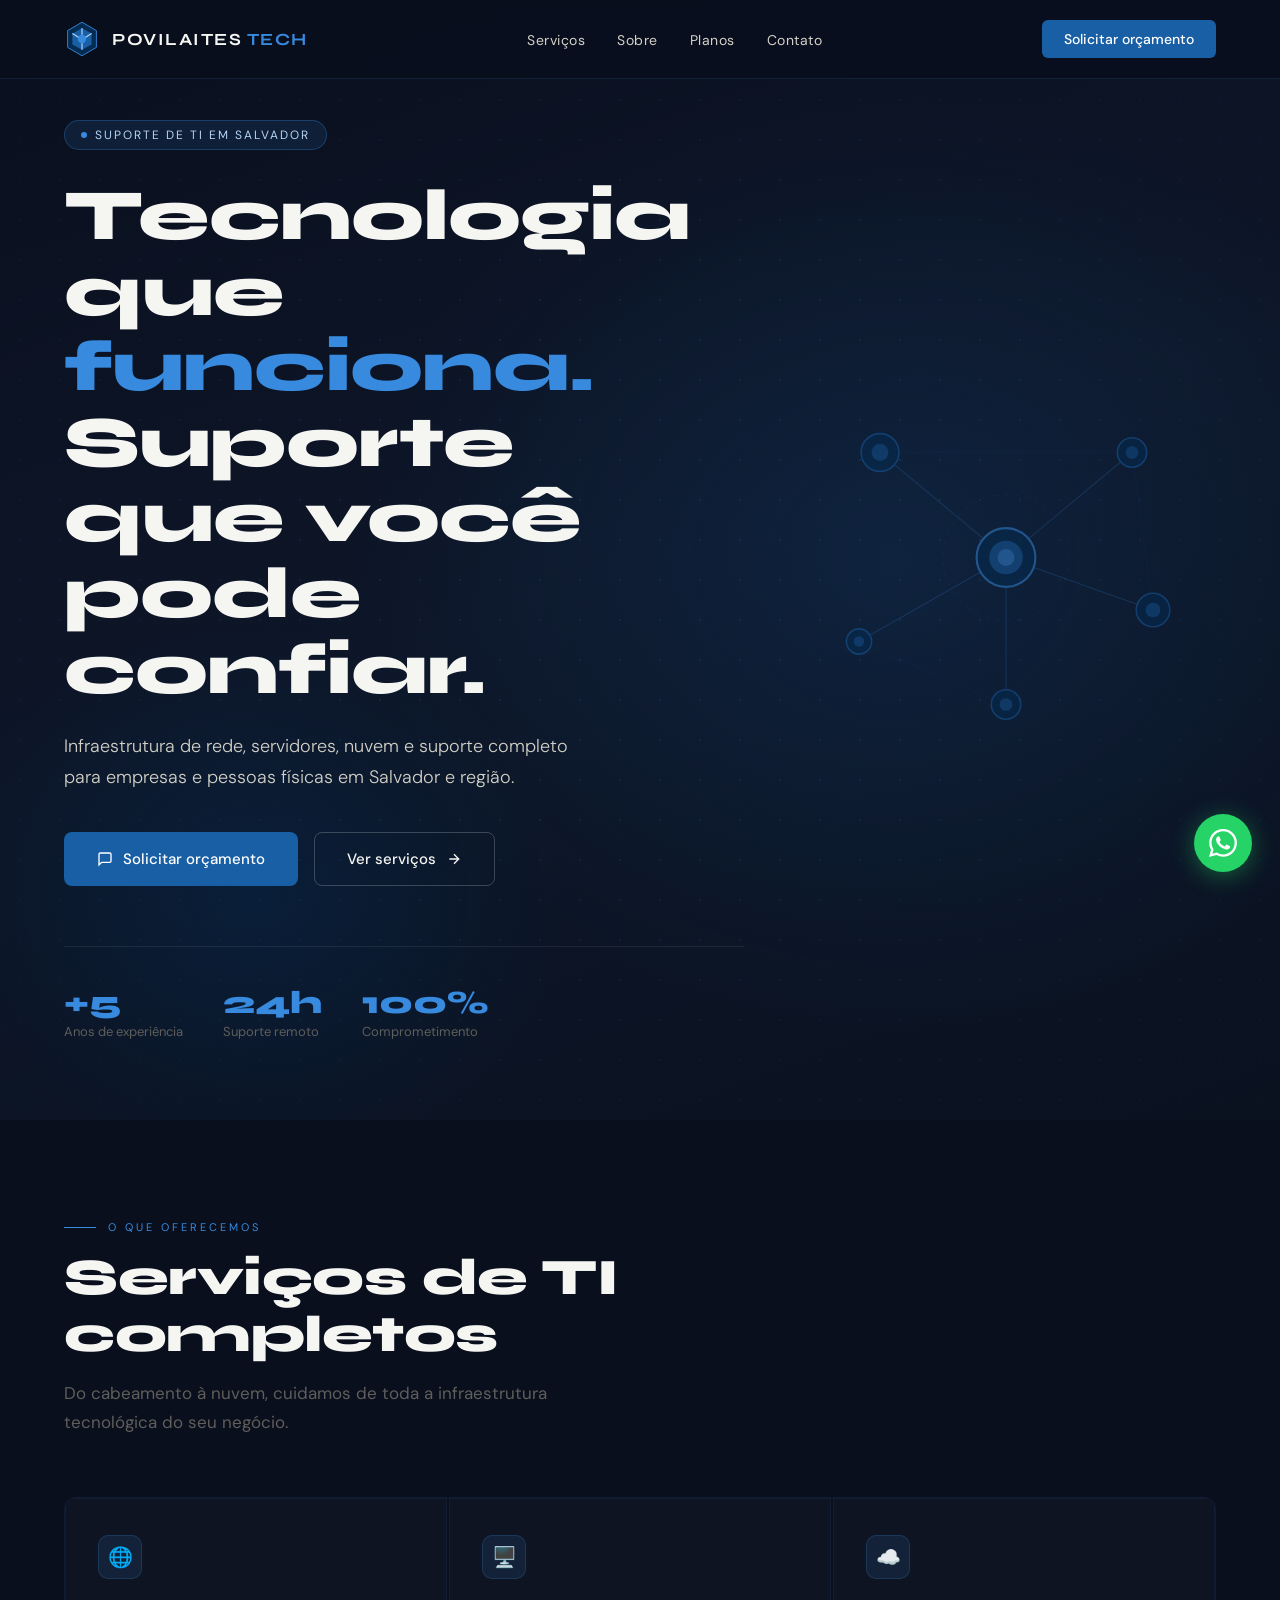
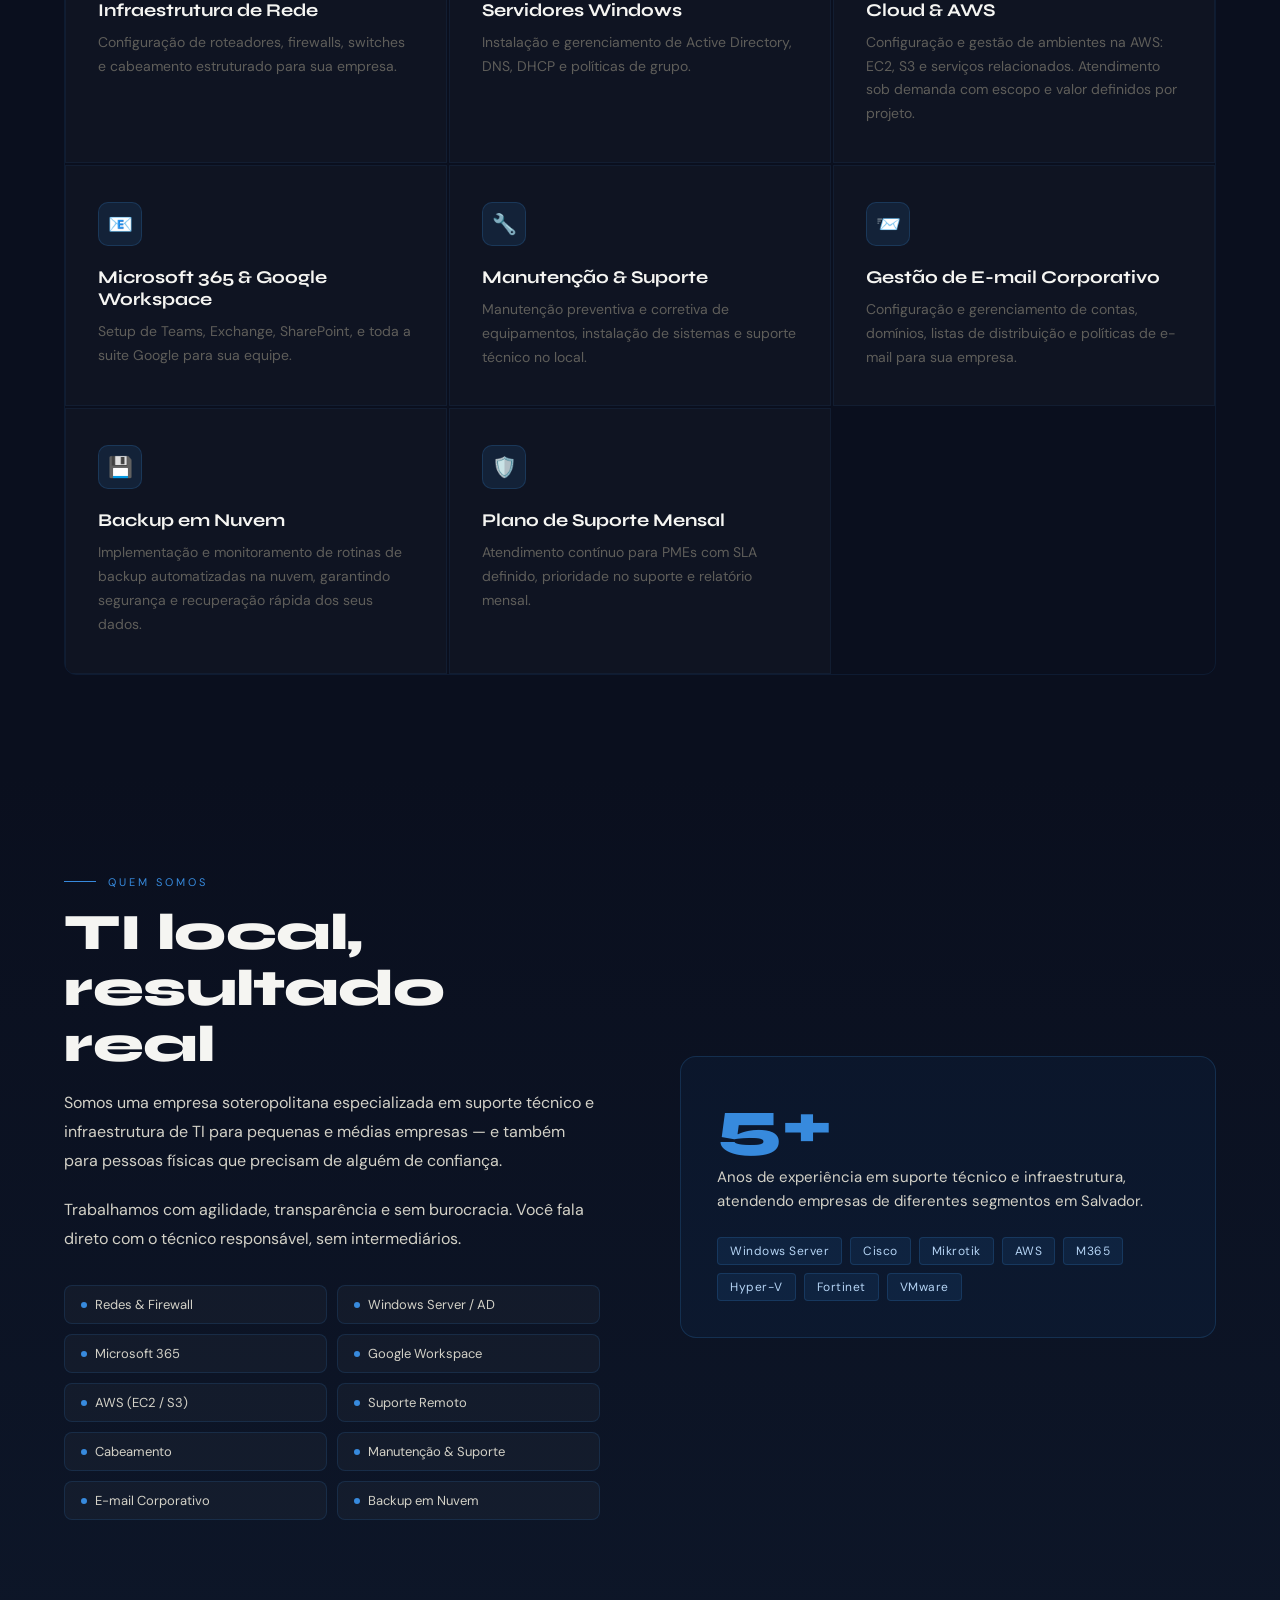
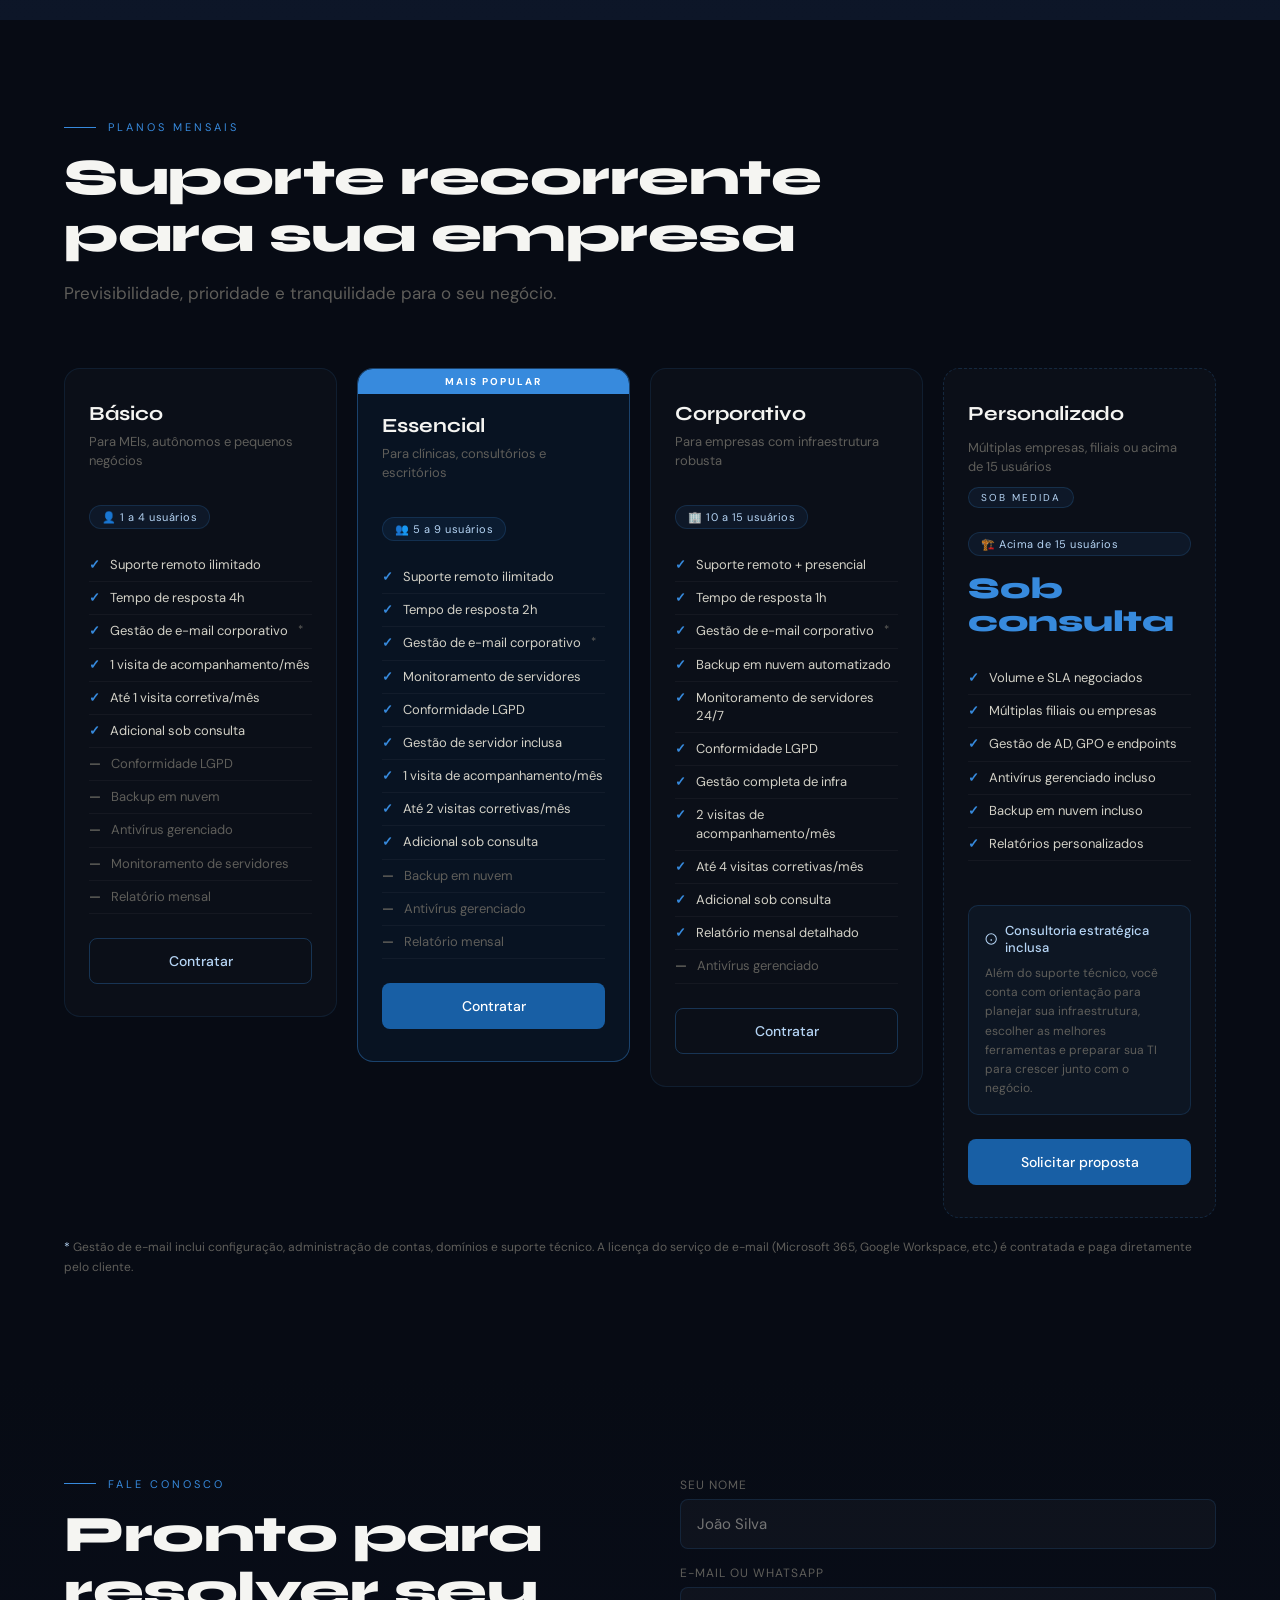
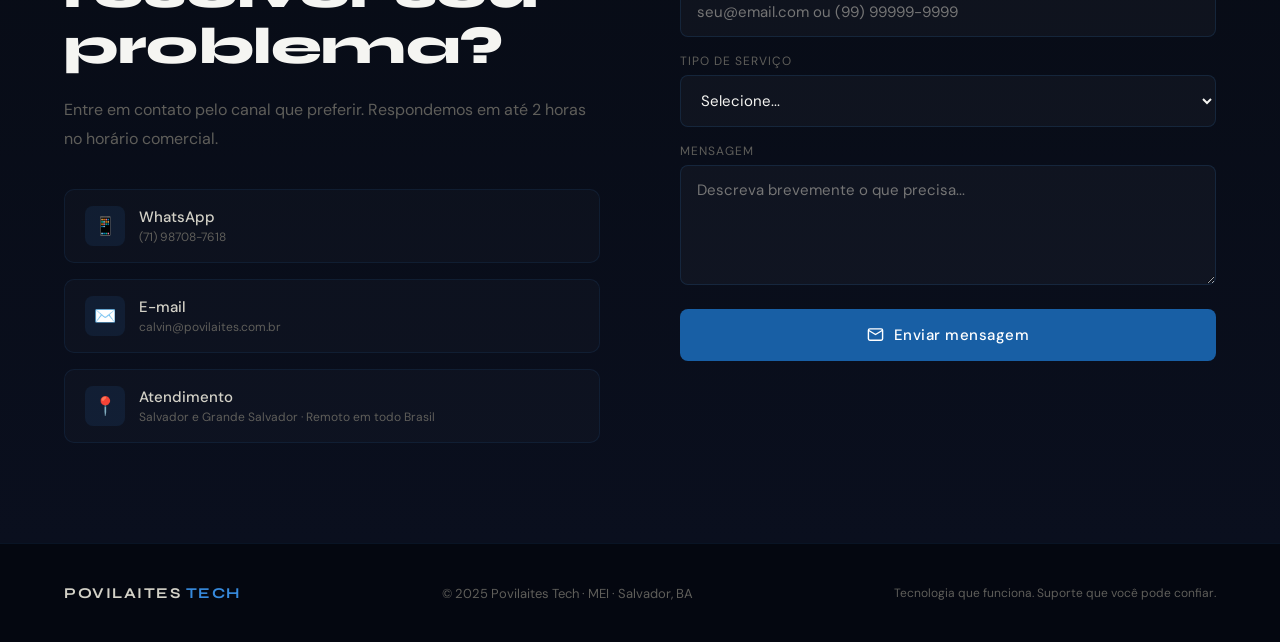
<file: index.html>
<!DOCTYPE html>
<html lang="pt-BR">
<head>
<meta charset="UTF-8">
<meta name="viewport" content="width=device-width, initial-scale=1.0">
<title>Povilaites Tech — Suporte de TI em Salvador</title>
<link rel="preconnect" href="https://fonts.googleapis.com">
<link href="https://fonts.googleapis.com/css2?family=Syne:wght@400;600;700;800&family=DM+Sans:wght@300;400;500&display=swap" rel="stylesheet">
<link rel="stylesheet" href="styles.css">
<link rel="icon" type="image/x-icon" href="favicon.ico">
<link rel="icon" type="image/svg+xml" href="favicon.svg">
<link rel="apple-touch-icon" href="favicon.ico">
<link rel="icon" type="image/x-icon" href="favicon.ico">
<link rel="icon" type="image/png" sizes="512x512" href="favicon-512.png">
<link rel="icon" type="image/png" sizes="192x192" href="favicon-192.png">
<link rel="apple-touch-icon" href="favicon-512.png">
</head>
<body>

<nav>
  <a href="#hero" class="nav-logo">
    <svg viewBox="0 0 60 60" fill="none" xmlns="http://www.w3.org/2000/svg">
      <polygon points="30,2 54,16 54,44 30,58 6,44 6,16" fill="#042C53" stroke="#378ADD" stroke-width="1.5"/>
      <polygon points="30,12 46,21 46,39 30,48 14,39 14,21" fill="#185FA5"/>
      <circle cx="30" cy="30" r="7" fill="#378ADD"/>
      <line x1="30" y1="23" x2="30" y2="12" stroke="#B5D4F4" stroke-width="2"/>
      <line x1="30" y1="37" x2="30" y2="48" stroke="#B5D4F4" stroke-width="2"/>
      <line x1="24" y1="27" x2="14" y2="21" stroke="#B5D4F4" stroke-width="2"/>
      <line x1="36" y1="27" x2="46" y2="21" stroke="#B5D4F4" stroke-width="2"/>
    </svg>
    <span class="nav-logo-text">POVILAITES<span> TECH</span></span>
  </a>
  <ul class="nav-links">
    <li><a href="#servicos">Serviços</a></li>
    <li><a href="#sobre">Sobre</a></li>
    <li><a href="#planos">Planos</a></li>
    <li><a href="#contato">Contato</a></li>
  </ul>
  <a href="#contato" class="nav-cta">Solicitar orçamento</a>
</nav>

<section id="hero">
  <div class="hero-bg"></div>
  <div class="hero-grid"></div>
  <div class="hero-content fade-in">
    <div class="hero-badge">Suporte de TI em Salvador</div>
    <h1>Tecnologia que<br><span class="highlight">funciona.</span><br>Suporte que você<br>pode confiar.</h1>
    <p class="hero-sub">Infraestrutura de rede, servidores, nuvem e suporte completo para empresas e pessoas físicas em Salvador e região.</p>
    <div class="hero-actions">
      <a href="#contato" class="btn-primary">
        <svg width="16" height="16" viewBox="0 0 24 24" fill="none" stroke="currentColor" stroke-width="2"><path d="M21 15a2 2 0 0 1-2 2H7l-4 4V5a2 2 0 0 1 2-2h14a2 2 0 0 1 2 2z"/></svg>
        Solicitar orçamento
      </a>
      <a href="#servicos" class="btn-secondary">
        Ver serviços
        <svg width="16" height="16" viewBox="0 0 24 24" fill="none" stroke="currentColor" stroke-width="2"><path d="M5 12h14M12 5l7 7-7 7"/></svg>
      </a>
    </div>
    <div class="hero-stats">
      <div class="stat-item"><div class="stat-num">+5</div><div class="stat-label">Anos de experiência</div></div>
      <div class="stat-item"><div class="stat-num">24h</div><div class="stat-label">Suporte remoto</div></div>
      <div class="stat-item"><div class="stat-num">100%</div><div class="stat-label">Comprometimento</div></div>
    </div>
  </div>
  <div class="hero-visual" aria-hidden="true">
    <svg viewBox="0 0 400 400" fill="none" xmlns="http://www.w3.org/2000/svg" opacity="0.6">
      <line x1="200" y1="200" x2="80" y2="100" stroke="#378ADD" stroke-width="1" opacity="0.4"/>
      <line x1="200" y1="200" x2="320" y2="100" stroke="#378ADD" stroke-width="1" opacity="0.4"/>
      <line x1="200" y1="200" x2="340" y2="250" stroke="#378ADD" stroke-width="1" opacity="0.4"/>
      <line x1="200" y1="200" x2="60" y2="280" stroke="#378ADD" stroke-width="1" opacity="0.4"/>
      <line x1="200" y1="200" x2="200" y2="340" stroke="#378ADD" stroke-width="1" opacity="0.4"/>
      <line x1="80" y1="100" x2="320" y2="100" stroke="#185FA5" stroke-width="0.5" opacity="0.3"/>
      <line x1="320" y1="100" x2="340" y2="250" stroke="#185FA5" stroke-width="0.5" opacity="0.3"/>
      <line x1="60" y1="280" x2="200" y2="340" stroke="#185FA5" stroke-width="0.5" opacity="0.3"/>
      <circle cx="200" cy="200" r="28" fill="#042C53" stroke="#378ADD" stroke-width="2"/>
      <circle cx="200" cy="200" r="16" fill="#185FA5"/>
      <circle cx="200" cy="200" r="8" fill="#378ADD"/>
      <circle cx="80" cy="100" r="18" fill="#042C53" stroke="#185FA5" stroke-width="1.5"/>
      <circle cx="80" cy="100" r="8" fill="#185FA5" opacity="0.8"/>
      <circle cx="320" cy="100" r="14" fill="#042C53" stroke="#185FA5" stroke-width="1.5"/>
      <circle cx="320" cy="100" r="6" fill="#185FA5" opacity="0.8"/>
      <circle cx="340" cy="250" r="16" fill="#042C53" stroke="#185FA5" stroke-width="1.5"/>
      <circle cx="340" cy="250" r="7" fill="#185FA5" opacity="0.8"/>
      <circle cx="60" cy="280" r="12" fill="#042C53" stroke="#185FA5" stroke-width="1.5"/>
      <circle cx="60" cy="280" r="5" fill="#185FA5" opacity="0.8"/>
      <circle cx="200" cy="340" r="14" fill="#042C53" stroke="#185FA5" stroke-width="1.5"/>
      <circle cx="200" cy="340" r="6" fill="#185FA5" opacity="0.8"/>
      <circle cx="200" cy="200" r="60" stroke="#378ADD" stroke-width="0.5" stroke-dasharray="4 6" opacity="0.3"/>
      <circle cx="200" cy="200" r="120" stroke="#185FA5" stroke-width="0.5" stroke-dasharray="3 8" opacity="0.2"/>
    </svg>
  </div>
</section>

<section id="servicos">
  <div class="section-label">O que oferecemos</div>
  <h2>Serviços de TI<br>completos</h2>
  <p class="section-desc">Do cabeamento à nuvem, cuidamos de toda a infraestrutura tecnológica do seu negócio.</p>
  <div class="services-grid">
    <div class="service-card fade-in">
      <div class="service-icon">🌐</div>
      <h3>Infraestrutura de Rede</h3>
      <p>Configuração de roteadores, firewalls, switches e cabeamento estruturado para sua empresa.</p>
    </div>
    <div class="service-card fade-in">
      <div class="service-icon">🖥️</div>
      <h3>Servidores Windows</h3>
      <p>Instalação e gerenciamento de Active Directory, DNS, DHCP e políticas de grupo.</p>
    </div>
    <div class="service-card fade-in">
      <div class="service-icon">☁️</div>
      <h3>Cloud & AWS</h3>
      <p>Configuração e gestão de ambientes na AWS: EC2, S3 e serviços relacionados. Atendimento sob demanda com escopo e valor definidos por projeto.</p>
    </div>
    <div class="service-card fade-in">
      <div class="service-icon">📧</div>
      <h3>Microsoft 365 & Google Workspace</h3>
      <p>Setup de Teams, Exchange, SharePoint, e toda a suite Google para sua equipe.</p>
    </div>
    <div class="service-card fade-in">
      <div class="service-icon">🔧</div>
      <h3>Manutenção & Suporte</h3>
      <p>Manutenção preventiva e corretiva de equipamentos, instalação de sistemas e suporte técnico no local.</p>
    </div>
    <div class="service-card fade-in">
      <div class="service-icon">📨</div>
      <h3>Gestão de E-mail Corporativo</h3>
      <p>Configuração e gerenciamento de contas, domínios, listas de distribuição e políticas de e-mail para sua empresa.</p>
    </div>
    <div class="service-card fade-in">
      <div class="service-icon">💾</div>
      <h3>Backup em Nuvem</h3>
      <p>Implementação e monitoramento de rotinas de backup automatizadas na nuvem, garantindo segurança e recuperação rápida dos seus dados.</p>
    </div>
    <div class="service-card fade-in">
      <div class="service-icon">🛡️</div>
      <h3>Plano de Suporte Mensal</h3>
      <p>Atendimento contínuo para PMEs com SLA definido, prioridade no suporte e relatório mensal.</p>
    </div>
  </div>
</section>

<section id="sobre">
  <div class="about-text fade-in">
    <div class="section-label">Quem somos</div>
    <h2>TI local,<br>resultado real</h2>
    <p>Somos uma empresa soteropolitana especializada em suporte técnico e infraestrutura de TI para pequenas e médias empresas — e também para pessoas físicas que precisam de alguém de confiança.</p>
    <p>Trabalhamos com agilidade, transparência e sem burocracia. Você fala direto com o técnico responsável, sem intermediários.</p>
    <div class="skills-grid">
      <div class="skill-pill">Redes & Firewall</div>
      <div class="skill-pill">Windows Server / AD</div>
      <div class="skill-pill">Microsoft 365</div>
      <div class="skill-pill">Google Workspace</div>
      <div class="skill-pill">AWS (EC2 / S3)</div>
      <div class="skill-pill">Suporte Remoto</div>
      <div class="skill-pill">Cabeamento</div>
      <div class="skill-pill">Manutenção & Suporte</div>
      <div class="skill-pill">E-mail Corporativo</div>
      <div class="skill-pill">Backup em Nuvem</div>
    </div>
  </div>
  <div class="about-visual fade-in">
    <div class="about-card-main">
      <div class="big-num">5+</div>
      <p style="color: var(--gray-light); font-size: 15px; line-height: 1.6;">Anos de experiência em suporte técnico e infraestrutura, atendendo empresas de diferentes segmentos em Salvador.</p>
      <div class="tech-stack">
        <span class="tech-tag">Windows Server</span>
        <span class="tech-tag">Cisco</span>
        <span class="tech-tag">Mikrotik</span>
        <span class="tech-tag">AWS</span>
        <span class="tech-tag">M365</span>
        <span class="tech-tag">Hyper-V</span>
        <span class="tech-tag">Fortinet</span>
        <span class="tech-tag">VMware</span>
      </div>
    </div>
  </div>
</section>

<section id="planos">
  <div class="section-label">Planos mensais</div>
  <h2>Suporte recorrente<br>para sua empresa</h2>
  <p class="section-desc">Previsibilidade, prioridade e tranquilidade para o seu negócio.</p>

  <div class="plans-grid">

    <div class="plan-card fade-in">
      <div class="plan-name">Básico</div>
      <div class="plan-desc">Para MEIs, autônomos e pequenos negócios</div>
      <div class="plan-range">👤 1 a 4 usuários</div>
      <div class="plan-features">
        <div class="plan-feature">Suporte remoto ilimitado</div>
        <div class="plan-feature">Tempo de resposta 4h</div>
        <div class="plan-feature">Gestão de e-mail corporativo <span style="font-size:11px;color:var(--gray-mid)">*</span></div>
        <div class="plan-feature">1 visita de acompanhamento/mês</div>
        <div class="plan-feature">Até 1 visita corretiva/mês</div>
        <div class="plan-feature">Adicional sob consulta</div>
        <div class="plan-feature muted">Conformidade LGPD</div>
        <div class="plan-feature muted">Backup em nuvem</div>
        <div class="plan-feature muted">Antivírus gerenciado</div>
        <div class="plan-feature muted">Monitoramento de servidores</div>
        <div class="plan-feature muted">Relatório mensal</div>
      </div>
      <a href="https://wa.me/5571987087618?text=Ol%C3%A1%21%20Vim%20pelo%20site%20da%20Povilaites%20Tech%20e%20tenho%20interesse%20no%20%2APlano%20B%C3%A1sico%2A%20%281%20a%204%20usu%C3%A1rios%20-%20R%24400/m%C3%AAs%29.%20Gostaria%20de%20mais%20informa%C3%A7%C3%B5es." target="_blank" class="plan-btn plan-btn-outline">Contratar</a>
    </div>

    <div class="plan-card featured fade-in">
      <div class="plan-name">Essencial</div>
      <div class="plan-desc">Para clínicas, consultórios e escritórios</div>
      <div class="plan-range">👥 5 a 9 usuários</div>
      <div class="plan-features">
        <div class="plan-feature">Suporte remoto ilimitado</div>
        <div class="plan-feature">Tempo de resposta 2h</div>
        <div class="plan-feature">Gestão de e-mail corporativo <span style="font-size:11px;color:var(--gray-mid)">*</span></div>
        <div class="plan-feature">Monitoramento de servidores</div>
        <div class="plan-feature">Conformidade LGPD</div>
        <div class="plan-feature">Gestão de servidor inclusa</div>
        <div class="plan-feature">1 visita de acompanhamento/mês</div>
        <div class="plan-feature">Até 2 visitas corretivas/mês</div>
        <div class="plan-feature">Adicional sob consulta</div>
        <div class="plan-feature muted">Backup em nuvem</div>
        <div class="plan-feature muted">Antivírus gerenciado</div>
        <div class="plan-feature muted">Relatório mensal</div>
      </div>
      <a href="https://wa.me/5571987087618?text=Ol%C3%A1%21%20Vim%20pelo%20site%20da%20Povilaites%20Tech%20e%20tenho%20interesse%20no%20%2APlano%20B%C3%A1sico%2A%20%281%20a%204%20usu%C3%A1rios%20-%20R%24400/m%C3%AAs%29.%20Gostaria%20de%20mais%20informa%C3%A7%C3%B5es." target="_blank" class="plan-btn plan-btn-filled">Contratar</a>
    </div>

    <div class="plan-card fade-in">
      <div class="plan-name">Corporativo</div>
      <div class="plan-desc">Para empresas com infraestrutura robusta</div>
      <div class="plan-range">🏢 10 a 15 usuários</div>
      <div class="plan-features">
        <div class="plan-feature">Suporte remoto + presencial</div>
        <div class="plan-feature">Tempo de resposta 1h</div>
        <div class="plan-feature">Gestão de e-mail corporativo <span style="font-size:11px;color:var(--gray-mid)">*</span></div>
        <div class="plan-feature">Backup em nuvem automatizado</div>
        <div class="plan-feature">Monitoramento de servidores 24/7</div>
        <div class="plan-feature">Conformidade LGPD</div>
        <div class="plan-feature">Gestão completa de infra</div>
        <div class="plan-feature">2 visitas de acompanhamento/mês</div>
        <div class="plan-feature">Até 4 visitas corretivas/mês</div>
        <div class="plan-feature">Adicional sob consulta</div>
        <div class="plan-feature">Relatório mensal detalhado</div>
        <div class="plan-feature muted">Antivírus gerenciado</div>
      </div>
      <a href="https://wa.me/5571987087618?text=Ol%C3%A1%21%20Vim%20pelo%20site%20da%20Povilaites%20Tech%20e%20tenho%20interesse%20no%20%2APlano%20Essencial%2A%20%285%20a%209%20usu%C3%A1rios%20-%20R%24650/m%C3%AAs%29.%20Gostaria%20de%20mais%20informa%C3%A7%C3%B5es." target="_blank" class="plan-btn plan-btn-outline">Contratar</a>
    </div>

    <div class="plan-card plan-custom fade-in">
      <div class="plan-name">Personalizado</div>
      <div class="plan-desc" style="margin-top:6px; margin-bottom:10px">Múltiplas empresas, filiais ou acima de 15 usuários</div>
      <div class="plan-custom-badge">SOB MEDIDA</div>
      <div class="plan-range" style="margin-top:8px; margin-bottom:0">🏗️ Acima de 15 usuários</div>
      <div class="plan-custom-value">Sob consulta</div>
      <div class="plan-features" style="margin-top: 20px; flex: 1;">
        <div class="plan-feature">Volume e SLA negociados</div>
        <div class="plan-feature">Múltiplas filiais ou empresas</div>
        <div class="plan-feature">Gestão de AD, GPO e endpoints</div>
        <div class="plan-feature">Antivírus gerenciado incluso</div>
        <div class="plan-feature">Backup em nuvem incluso</div>
        <div class="plan-feature">Relatórios personalizados</div>
      </div>
      <div class="plan-consulting">
        <div class="plan-consulting-title">
          <svg width="14" height="14" viewBox="0 0 24 24" fill="none" stroke="currentColor" stroke-width="2"><circle cx="12" cy="12" r="10"/><path d="M12 16v-4M12 8h.01"/></svg>
          Consultoria estratégica inclusa
        </div>
        <p>Além do suporte técnico, você conta com orientação para planejar sua infraestrutura, escolher as melhores ferramentas e preparar sua TI para crescer junto com o negócio.</p>
      </div>
      <a href="https://wa.me/5571987087618?text=Ol%C3%A1%21%20Vim%20pelo%20site%20da%20Povilaites%20Tech%20e%20gostaria%20de%20solicitar%20uma%20%2Aproposta%20personalizada%2A%20para%20minha%20empresa.%20Gostaria%20de%20mais%20informa%C3%A7%C3%B5es." target="_blank" class="plan-btn plan-btn-filled" style="margin-top: 24px;">Solicitar proposta</a>
    </div>

  </div>
  <p style="margin-top:20px; font-size:12px; color:var(--gray-mid); line-height:1.6;">
    <span style="color:var(--blue-light)">*</span> Gestão de e-mail inclui configuração, administração de contas, domínios e suporte técnico. A licença do serviço de e-mail (Microsoft 365, Google Workspace, etc.) é contratada e paga diretamente pelo cliente.
  </p>
</section>

<section id="contato">
  <div class="contact-info fade-in">
    <div class="section-label">Fale conosco</div>
    <h2>Pronto para<br>resolver seu problema?</h2>
    <p>Entre em contato pelo canal que preferir. Respondemos em até 2 horas no horário comercial.</p>
    <div class="contact-links">
      <a href="https://wa.me/5571987087618?text=Olá!%20Vim%20pelo%20site%20e%20gostaria%20de%20solicitar%20um%20orçamento." class="contact-link" target="_blank">
        <div class="contact-icon">📱</div>
        <div>
          <div style="font-weight:500">WhatsApp</div>
          <div style="font-size:12px;color:var(--gray-mid);margin-top:2px">(71) 98708-7618</div>
        </div>
      </a>
      <a href="mailto:calvin@povilaites.com.br" class="contact-link">
        <div class="contact-icon">✉️</div>
        <div>
          <div style="font-weight:500">E-mail</div>
          <div style="font-size:12px;color:var(--gray-mid);margin-top:2px">calvin@povilaites.com.br</div>
        </div>
      </a>
      <a href="#" class="contact-link">
        <div class="contact-icon">📍</div>
        <div>
          <div style="font-weight:500">Atendimento</div>
          <div style="font-size:12px;color:var(--gray-mid);margin-top:2px">Salvador e Grande Salvador · Remoto em todo Brasil</div>
        </div>
      </a>
    </div>
  </div>

  <div class="fade-in">
    <form class="contact-form" id="contact-form" onsubmit="handleSubmit(event)" action="https://formspree.io/f/xwvrwjpg" method="POST">
      <div class="form-group">
        <label>Seu nome</label>
        <input type="text" name="nome" placeholder="João Silva" required>
      </div>
      <div class="form-group">
        <label>E-mail ou WhatsApp</label>
        <input type="text" placeholder="seu@email.com ou (99) 99999-9999" required>
      </div>
      <div class="form-group">
        <label>Tipo de serviço</label>
        <select name="servico">
          <option value="">Selecione...</option>
          <option>Infraestrutura de rede</option>
          <option>Servidor Windows / AD</option>
          <option>Microsoft 365 / Google Workspace</option>
          <option>Cloud / AWS</option>
          <option>Manutenção & Suporte</option>
          <option>Gestão de E-mail Corporativo</option>
          <option>Backup em Nuvem</option>
          <option>Plano de suporte mensal</option>
          <option>Outro</option>
        </select>
      </div>
      <div class="form-group">
        <label>Mensagem</label>
        <textarea name="message" placeholder="Descreva brevemente o que precisa..."></textarea>
      </div>
      <button type="submit" class="form-submit">
        <svg width="17" height="17" viewBox="0 0 24 24" fill="none" stroke="currentColor" stroke-width="2"><path d="M4 4h16c1.1 0 2 .9 2 2v12c0 1.1-.9 2-2 2H4c-1.1 0-2-.9-2-2V6c0-1.1.9-2 2-2z"/><polyline points="22,6 12,12 2,6"/></svg>
        Enviar mensagem
      </button>
    </form>
  </div>
</section>

<footer>
  <div class="footer-logo">POVILAITES<span> TECH</span></div>
  <p>© 2025 Povilaites Tech · MEI · Salvador, BA</p>
  <p style="font-size:12px;color:var(--gray-mid)">Tecnologia que funciona. Suporte que você pode confiar.</p>
</footer>

<a href="https://wa.me/5571987087618?text=Olá!%20Vim%20pelo%20site%20e%20gostaria%20de%20solicitar%20um%20orçamento." class="whatsapp-float" target="_blank" aria-label="Chamar no WhatsApp">
  <svg width="28" height="28" viewBox="0 0 24 24" fill="white">
    <path d="M17.472 14.382c-.297-.149-1.758-.867-2.03-.967-.273-.099-.471-.148-.67.15-.197.297-.767.966-.94 1.164-.173.199-.347.223-.644.075-.297-.15-1.255-.463-2.39-1.475-.883-.788-1.48-1.761-1.653-2.059-.173-.297-.018-.458.13-.606.134-.133.298-.347.446-.52.149-.174.198-.298.298-.497.099-.198.05-.371-.025-.52-.075-.149-.669-1.612-.916-2.207-.242-.579-.487-.5-.669-.51-.173-.008-.371-.01-.57-.01-.198 0-.52.074-.792.372-.272.297-1.04 1.016-1.04 2.479 0 1.462 1.065 2.875 1.213 3.074.149.198 2.096 3.2 5.077 4.487.709.306 1.262.489 1.694.625.712.227 1.36.195 1.871.118.571-.085 1.758-.719 2.006-1.413.248-.694.248-1.289.173-1.413-.074-.124-.272-.198-.57-.347m-5.421 7.403h-.004a9.87 9.87 0 01-5.031-1.378l-.361-.214-3.741.982.998-3.648-.235-.374a9.86 9.86 0 01-1.51-5.26c.001-5.45 4.436-9.884 9.888-9.884 2.64 0 5.122 1.03 6.988 2.898a9.825 9.825 0 012.893 6.994c-.003 5.45-4.437 9.884-9.885 9.884m8.413-18.297A11.815 11.815 0 0012.05 0C5.495 0 .16 5.335.157 11.892c0 2.096.547 4.142 1.588 5.945L.057 24l6.305-1.654a11.882 11.882 0 005.683 1.448h.005c6.554 0 11.89-5.335 11.893-11.893a11.821 11.821 0 00-3.48-8.413z"/>
  </svg>
</a>

<script src="script.js"></script>
</body>
</html>
</file>
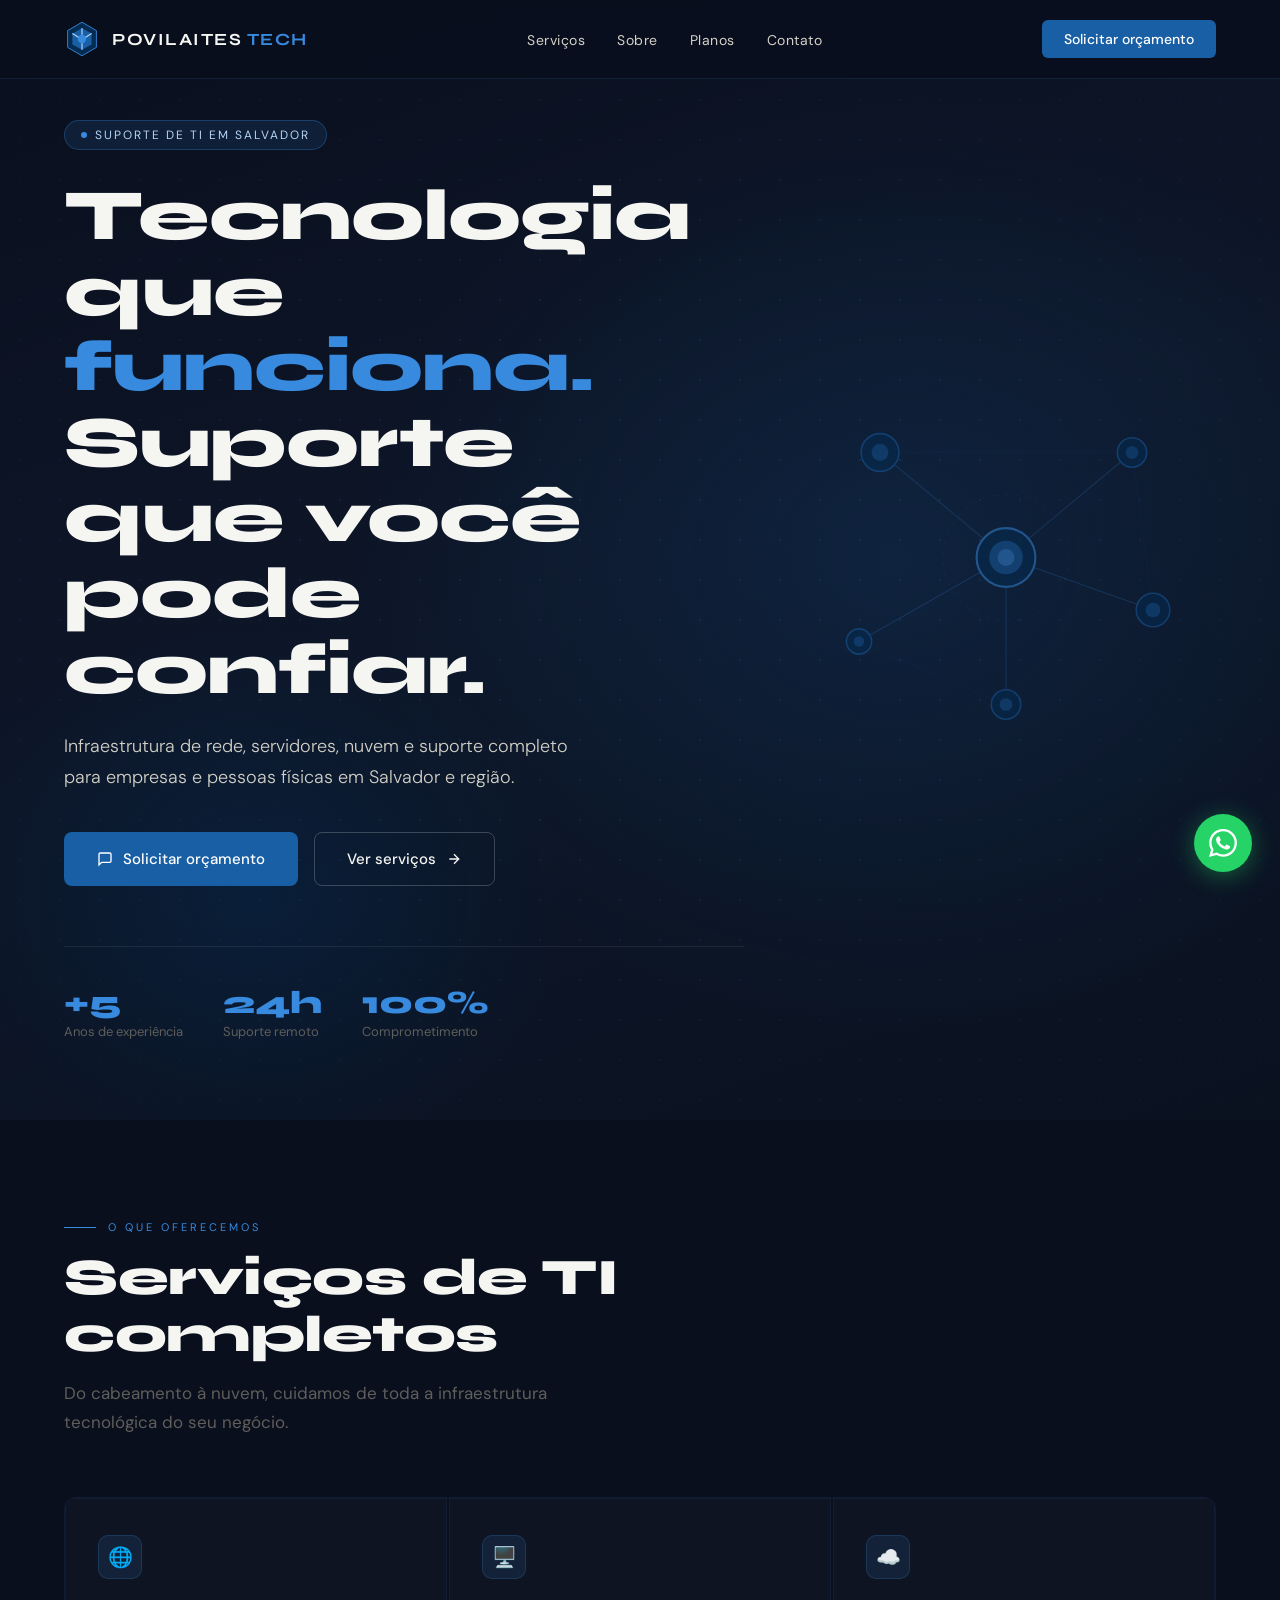
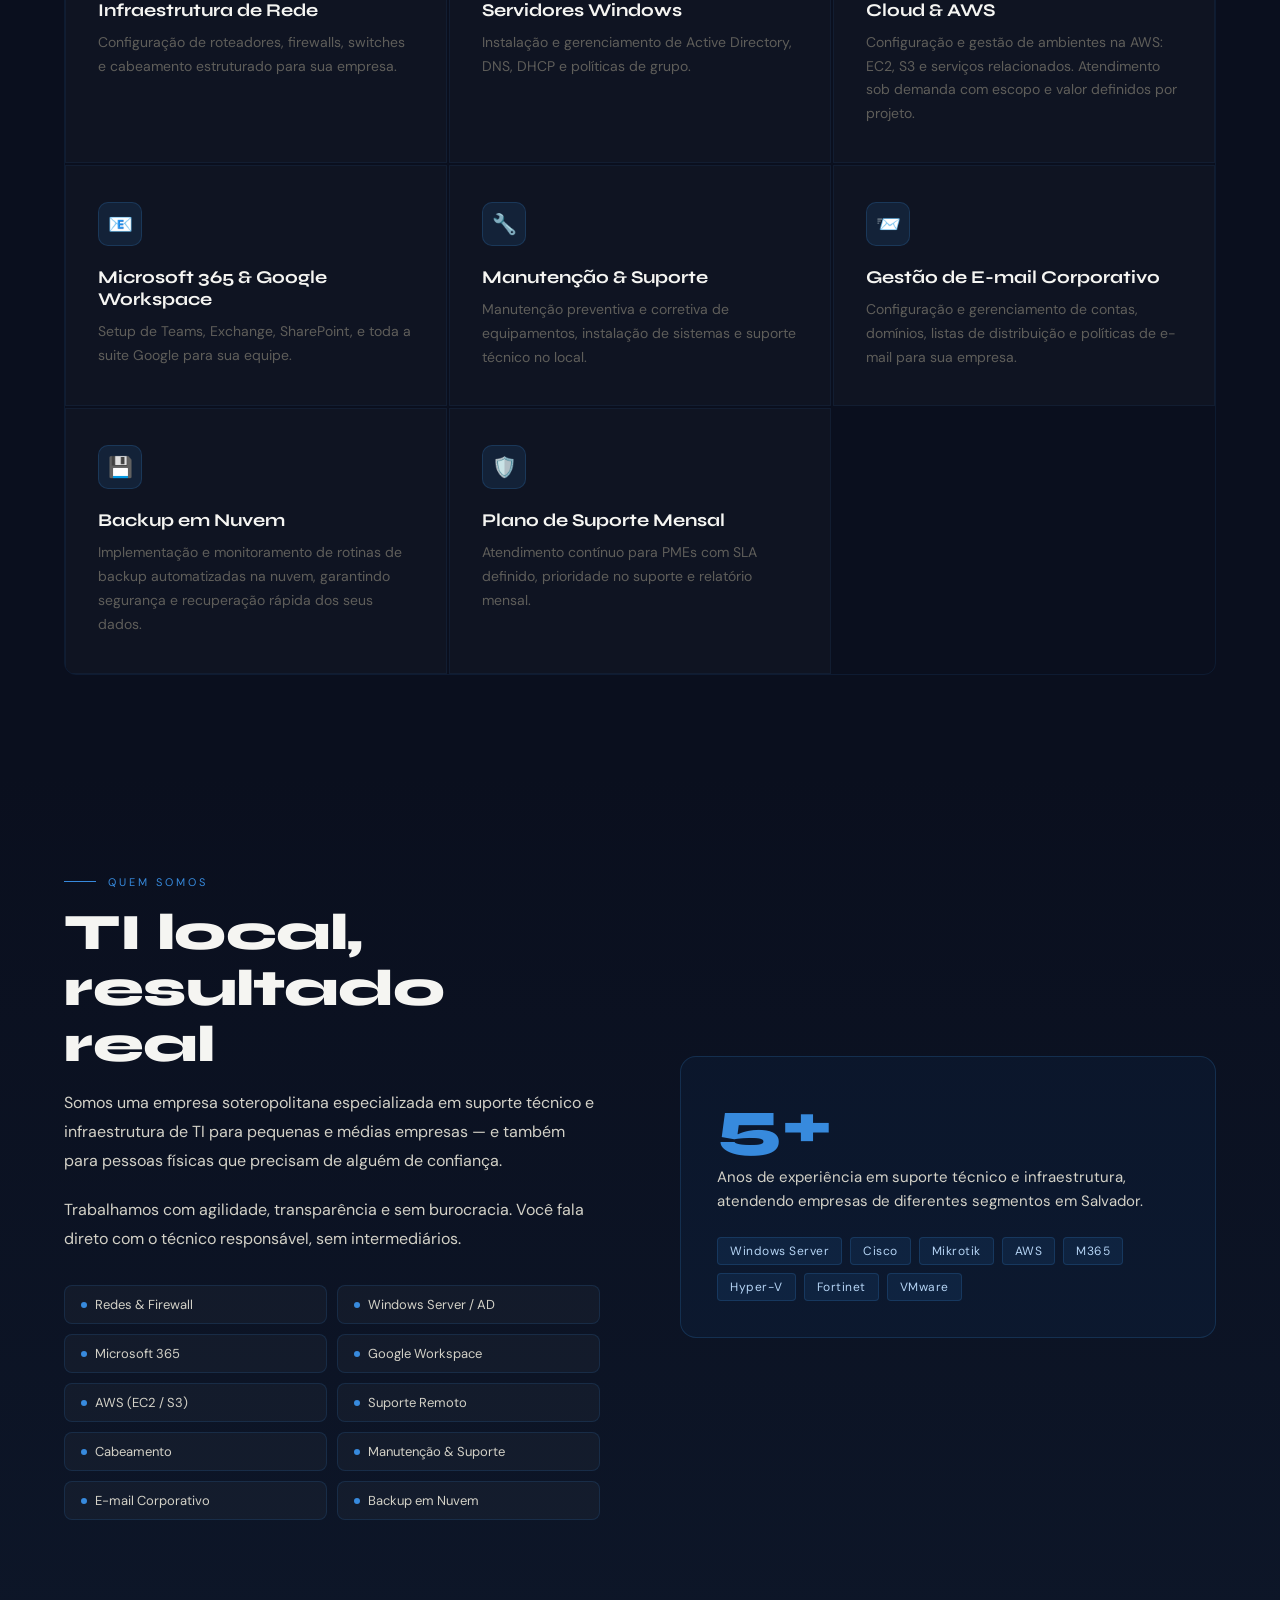
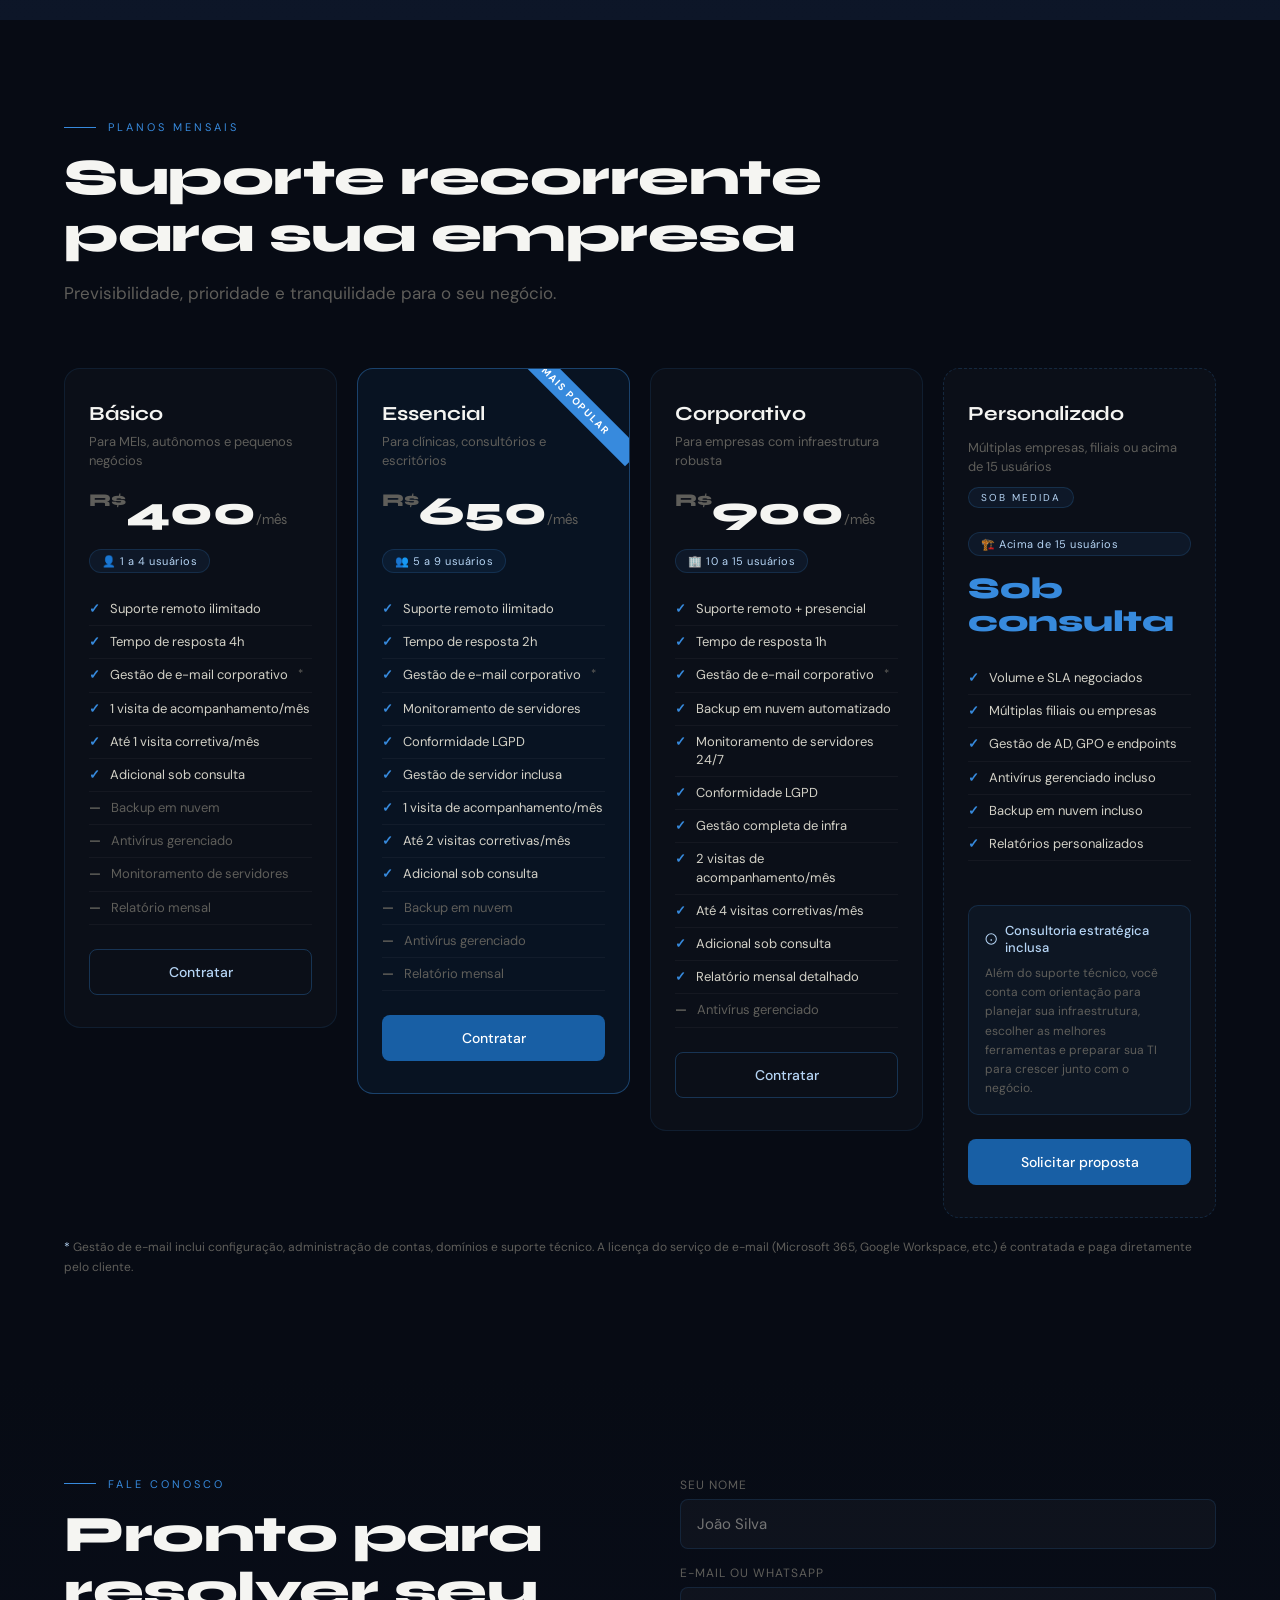
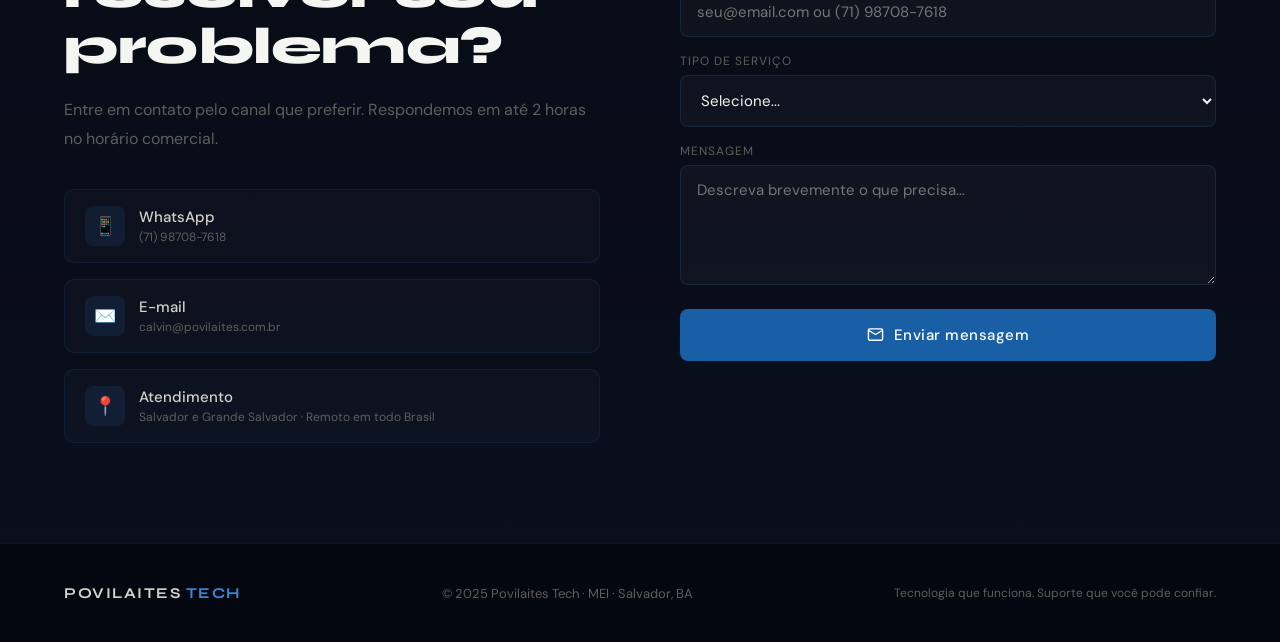
<file: povilaites-tech.html>
<!DOCTYPE html>
<html lang="pt-BR">
<head>
<meta charset="UTF-8">
<meta name="viewport" content="width=device-width, initial-scale=1.0">
<title>Povilaites Tech — Suporte de TI em Salvador</title>
<link rel="preconnect" href="https://fonts.googleapis.com">
<link href="https://fonts.googleapis.com/css2?family=Syne:wght@400;600;700;800&family=DM+Sans:wght@300;400;500&display=swap" rel="stylesheet">
<style>
  :root {
    --navy: #042C53;
    --blue: #185FA5;
    --blue-mid: #378ADD;
    --blue-light: #B5D4F4;
    --charcoal: #1a1a2e;
    --gray-dark: #2C2C2A;
    --gray-mid: #5F5E5A;
    --gray-light: #D3D1C7;
    --off-white: #F5F5F2;
    --white: #ffffff;
  }
  *, *::before, *::after { box-sizing: border-box; margin: 0; padding: 0; }
  html { scroll-behavior: smooth; }
  body { font-family: 'DM Sans', sans-serif; background: var(--charcoal); color: var(--off-white); overflow-x: hidden; }

  /* NAV */
  nav {
    position: fixed; top: 0; left: 0; right: 0; z-index: 100;
    padding: 20px 5%;
    display: flex; justify-content: space-between; align-items: center;
    background: rgba(10, 15, 30, 0.85);
    backdrop-filter: blur(12px);
    border-bottom: 1px solid rgba(55, 138, 221, 0.15);
  }
  .nav-logo { display: flex; align-items: center; gap: 12px; text-decoration: none; }
  .nav-logo svg { width: 36px; height: 36px; }
  .nav-logo-text { font-family: 'Syne', sans-serif; font-size: 17px; font-weight: 700; letter-spacing: 1.5px; color: var(--off-white); }
  .nav-logo-text span { color: var(--blue-mid); }
  .nav-links { display: flex; gap: 32px; list-style: none; }
  .nav-links a { color: var(--gray-light); text-decoration: none; font-size: 14px; letter-spacing: 0.5px; transition: color 0.2s; }
  .nav-links a:hover { color: var(--blue-light); }
  .nav-cta { background: var(--blue); color: white; padding: 10px 22px; border-radius: 6px; text-decoration: none; font-size: 14px; font-weight: 500; transition: background 0.2s, transform 0.1s; }
  .nav-cta:hover { background: var(--blue-mid); transform: translateY(-1px); }

  /* HERO */
  #hero { min-height: 100vh; display: flex; align-items: center; padding: 120px 5% 80px; position: relative; overflow: hidden; }
  .hero-bg {
    position: absolute; inset: 0; z-index: 0;
    background: radial-gradient(ellipse 60% 60% at 70% 50%, rgba(24, 95, 165, 0.18) 0%, transparent 70%),
                radial-gradient(ellipse 40% 40% at 20% 80%, rgba(4, 44, 83, 0.4) 0%, transparent 60%),
                linear-gradient(160deg, #0a0f1e 0%, #0d1628 50%, #0a1220 100%);
  }
  .hero-grid {
    position: absolute; inset: 0; z-index: 0;
    background-image: radial-gradient(circle, rgba(55,138,221,0.12) 1px, transparent 1px);
    background-size: 40px 40px;
    mask-image: radial-gradient(ellipse 80% 80% at 50% 50%, black 30%, transparent 100%);
  }
  .hero-content { position: relative; z-index: 1; max-width: 680px; }
  .hero-badge {
    display: inline-flex; align-items: center; gap: 8px;
    background: rgba(55,138,221,0.12); border: 1px solid rgba(55,138,221,0.3);
    padding: 6px 16px; border-radius: 100px;
    font-size: 12px; letter-spacing: 2px; text-transform: uppercase;
    color: var(--blue-light); margin-bottom: 28px;
  }
  .hero-badge::before { content: ''; width: 6px; height: 6px; border-radius: 50%; background: var(--blue-mid); animation: pulse 2s ease-in-out infinite; }
  @keyframes pulse { 0%, 100% { opacity: 1; transform: scale(1); } 50% { opacity: 0.5; transform: scale(0.8); } }
  h1 { font-family: 'Syne', sans-serif; font-size: clamp(42px, 6vw, 72px); font-weight: 800; line-height: 1.05; letter-spacing: -1px; margin-bottom: 24px; }
  h1 .highlight { color: var(--blue-mid); }
  .hero-sub { font-size: 18px; font-weight: 300; line-height: 1.7; color: var(--gray-light); max-width: 540px; margin-bottom: 40px; }
  .hero-actions { display: flex; gap: 16px; flex-wrap: wrap; }
  .btn-primary { display: inline-flex; align-items: center; gap: 10px; background: var(--blue); color: white; padding: 16px 32px; border-radius: 8px; text-decoration: none; font-size: 15px; font-weight: 500; transition: all 0.2s; border: 1px solid transparent; }
  .btn-primary:hover { background: var(--blue-mid); transform: translateY(-2px); box-shadow: 0 8px 32px rgba(55,138,221,0.3); }
  .btn-secondary { display: inline-flex; align-items: center; gap: 10px; background: transparent; color: var(--off-white); padding: 16px 32px; border-radius: 8px; text-decoration: none; font-size: 15px; font-weight: 500; border: 1px solid rgba(255,255,255,0.2); transition: all 0.2s; }
  .btn-secondary:hover { border-color: var(--blue-mid); color: var(--blue-light); transform: translateY(-2px); }
  .hero-stats { display: flex; gap: 40px; margin-top: 60px; padding-top: 40px; border-top: 1px solid rgba(255,255,255,0.08); }
  .stat-num { font-family: 'Syne', sans-serif; font-size: 32px; font-weight: 800; color: var(--blue-mid); line-height: 1; }
  .stat-label { font-size: 13px; color: var(--gray-mid); margin-top: 4px; }
  .hero-visual { position: absolute; right: 5%; top: 50%; transform: translateY(-50%); z-index: 1; width: 420px; opacity: 0.85; }

  /* SERVICES */
  #servicos { padding: 100px 5%; background: #0a0f1e; }
  .section-label { font-size: 11px; letter-spacing: 3px; text-transform: uppercase; color: var(--blue-mid); margin-bottom: 16px; display: flex; align-items: center; gap: 12px; }
  .section-label::before { content: ''; display: block; width: 32px; height: 1px; background: var(--blue-mid); }
  h2 { font-family: 'Syne', sans-serif; font-size: clamp(32px, 4vw, 52px); font-weight: 800; line-height: 1.1; letter-spacing: -0.5px; margin-bottom: 16px; }
  .section-desc { font-size: 17px; color: var(--gray-mid); max-width: 520px; line-height: 1.7; margin-bottom: 60px; }
  .services-grid { display: grid; grid-template-columns: repeat(auto-fit, minmax(300px, 1fr)); gap: 2px; border: 1px solid rgba(55,138,221,0.1); border-radius: 12px; overflow: hidden; }
  .service-card { background: rgba(255,255,255,0.02); padding: 36px 32px; border: 1px solid rgba(55,138,221,0.08); transition: all 0.3s; position: relative; overflow: hidden; }
  .service-card::before { content: ''; position: absolute; top: 0; left: 0; right: 0; height: 2px; background: linear-gradient(90deg, var(--blue), var(--blue-mid)); transform: scaleX(0); transform-origin: left; transition: transform 0.3s; }
  .service-card:hover { background: rgba(55,138,221,0.06); }
  .service-card:hover::before { transform: scaleX(1); }
  .service-icon { width: 44px; height: 44px; border-radius: 10px; background: rgba(55,138,221,0.12); border: 1px solid rgba(55,138,221,0.2); display: flex; align-items: center; justify-content: center; margin-bottom: 20px; font-size: 20px; }
  .service-card h3 { font-family: 'Syne', sans-serif; font-size: 18px; font-weight: 700; margin-bottom: 10px; }
  .service-card p { font-size: 14px; color: var(--gray-mid); line-height: 1.7; }

  /* ABOUT */
  #sobre { padding: 100px 5%; background: linear-gradient(180deg, #0a0f1e 0%, #0d1628 100%); display: grid; grid-template-columns: 1fr 1fr; gap: 80px; align-items: center; }
  .about-text p { font-size: 16px; color: var(--gray-light); line-height: 1.8; margin-bottom: 20px; }
  .skills-grid { display: grid; grid-template-columns: 1fr 1fr; gap: 10px; margin-top: 32px; }
  .skill-pill { background: rgba(255,255,255,0.03); border: 1px solid rgba(55,138,221,0.15); padding: 10px 16px; border-radius: 8px; font-size: 13px; color: var(--gray-light); display: flex; align-items: center; gap: 8px; }
  .skill-pill::before { content: ''; width: 6px; height: 6px; border-radius: 50%; background: var(--blue-mid); flex-shrink: 0; }
  .about-card-main { background: rgba(24, 95, 165, 0.08); border: 1px solid rgba(55,138,221,0.2); border-radius: 16px; padding: 36px; }
  .about-card-main .big-num { font-family: 'Syne', sans-serif; font-size: 64px; font-weight: 800; color: var(--blue-mid); line-height: 1; margin-bottom: 8px; }
  .tech-stack { margin-top: 24px; display: flex; flex-wrap: wrap; gap: 8px; }
  .tech-tag { background: rgba(55,138,221,0.1); border: 1px solid rgba(55,138,221,0.2); color: var(--blue-light); padding: 5px 12px; border-radius: 4px; font-size: 12px; letter-spacing: 0.5px; }

  /* PLANS */
  #planos { padding: 100px 5%; background: #070b14; }
  .plans-grid {
    display: grid;
    grid-template-columns: repeat(4, 1fr);
    gap: 20px; margin-top: 60px;
    align-items: start;
  }
  @media (max-width: 1100px) { .plans-grid { grid-template-columns: repeat(2, 1fr); } }
  @media (max-width: 600px) { .plans-grid { grid-template-columns: 1fr; } }

  .plan-card { background: rgba(255,255,255,0.02); border: 1px solid rgba(55,138,221,0.12); border-radius: 16px; padding: 32px 24px; transition: all 0.3s; position: relative; overflow: hidden; }
  .plan-card.featured { background: rgba(24, 95, 165, 0.1); border-color: rgba(55,138,221,0.4); }
  .plan-card.featured::after { content: 'MAIS POPULAR'; position: absolute; top: 20px; right: -28px; background: var(--blue-mid); color: white; font-size: 10px; letter-spacing: 1.5px; font-weight: 700; padding: 5px 36px; transform: rotate(45deg); }
  .plan-card:hover { transform: translateY(-4px); border-color: rgba(55,138,221,0.4); }
  .plan-name { font-family: 'Syne', sans-serif; font-size: 20px; font-weight: 700; margin-bottom: 6px; }
  .plan-desc { font-size: 13px; color: var(--gray-mid); margin-bottom: 20px; line-height: 1.5; }
  .plan-price { font-family: 'Syne', sans-serif; font-size: 40px; font-weight: 800; line-height: 1; color: var(--off-white); margin-bottom: 4px; }
  .plan-price sup { font-size: 18px; vertical-align: top; margin-top: 8px; color: var(--gray-mid); }
  .plan-price span { font-size: 14px; color: var(--gray-mid); font-weight: 400; }
  .plan-range { display: inline-flex; align-items: center; gap: 6px; background: rgba(55,138,221,0.08); border: 1px solid rgba(55,138,221,0.18); color: var(--blue-light); padding: 4px 12px; border-radius: 100px; font-size: 11px; letter-spacing: 0.5px; margin: 14px 0 20px; }
  .plan-features { margin-bottom: 24px; }
  .plan-feature { display: flex; align-items: flex-start; gap: 10px; font-size: 13px; color: var(--gray-light); padding: 7px 0; border-bottom: 1px solid rgba(255,255,255,0.04); line-height: 1.4; }
  .plan-feature::before { content: '✓'; color: var(--blue-mid); font-weight: 700; flex-shrink: 0; }
  .plan-feature.muted { color: var(--gray-mid); }
  .plan-feature.muted::before { color: var(--gray-mid); content: '—'; }
  .plan-btn { display: block; text-align: center; padding: 13px; border-radius: 8px; text-decoration: none; font-size: 14px; font-weight: 500; transition: all 0.2s; }
  .plan-btn-outline { border: 1px solid rgba(55,138,221,0.3); color: var(--blue-light); }
  .plan-btn-outline:hover { border-color: var(--blue-mid); background: rgba(55,138,221,0.1); }
  .plan-btn-filled { background: var(--blue); color: white; border: 1px solid transparent; }
  .plan-btn-filled:hover { background: var(--blue-mid); }

  .plan-custom { border-style: dashed; border-color: rgba(55,138,221,0.2); display: flex; flex-direction: column; }
  .plan-consulting { margin-top: 20px; padding: 16px; background: rgba(55,138,221,0.06); border: 1px solid rgba(55,138,221,0.18); border-radius: 10px; }
  .plan-consulting-title { display: flex; align-items: center; gap: 8px; font-size: 13px; font-weight: 500; color: var(--blue-light); margin-bottom: 8px; }
  .plan-consulting p { font-size: 12px; color: var(--gray-mid); line-height: 1.6; }
  .plan-custom-header { display: flex; align-items: center; justify-content: space-between; gap: 8px; flex-wrap: wrap; }
  .plan-custom-badge { display: inline-flex; background: rgba(55,138,221,0.08); border: 1px solid rgba(55,138,221,0.2); padding: 3px 12px; border-radius: 100px; font-size: 10px; letter-spacing: 2px; color: var(--blue-light); margin-bottom: 16px; width: fit-content; }
  .plan-custom-value { font-family: 'Syne', sans-serif; font-size: 30px; font-weight: 800; color: var(--blue-mid); line-height: 1.1; margin: 16px 0 4px; }

  /* CONTACT */
  #contato { padding: 100px 5%; background: linear-gradient(180deg, #070b14 0%, #0a0f1e 100%); display: grid; grid-template-columns: 1fr 1fr; gap: 80px; align-items: start; }
  .contact-info h2 { margin-bottom: 20px; }
  .contact-info p { font-size: 16px; color: var(--gray-mid); line-height: 1.8; margin-bottom: 36px; }
  .contact-links { display: flex; flex-direction: column; gap: 16px; }
  .contact-link { display: flex; align-items: center; gap: 14px; color: var(--gray-light); text-decoration: none; font-size: 15px; padding: 16px 20px; background: rgba(255,255,255,0.02); border: 1px solid rgba(55,138,221,0.1); border-radius: 10px; transition: all 0.2s; }
  .contact-link:hover { border-color: rgba(55,138,221,0.4); background: rgba(55,138,221,0.05); color: var(--blue-light); }
  .contact-icon { width: 40px; height: 40px; border-radius: 8px; background: rgba(55,138,221,0.1); display: flex; align-items: center; justify-content: center; font-size: 18px; flex-shrink: 0; }
  .contact-form { display: flex; flex-direction: column; gap: 16px; }
  .form-group { display: flex; flex-direction: column; gap: 6px; }
  .form-group label { font-size: 12px; letter-spacing: 1px; text-transform: uppercase; color: var(--gray-mid); }
  .form-group input, .form-group textarea, .form-group select { background: rgba(255,255,255,0.03); border: 1px solid rgba(55,138,221,0.15); border-radius: 8px; padding: 14px 16px; color: var(--off-white); font-family: 'DM Sans', sans-serif; font-size: 15px; transition: border-color 0.2s; outline: none; }
  .form-group input:focus, .form-group textarea:focus, .form-group select:focus { border-color: var(--blue-mid); background: rgba(55,138,221,0.05); }
  .form-group textarea { resize: vertical; min-height: 120px; }
  .form-group select option { background: #0a0f1e; }
  .form-submit { background: var(--blue); color: white; padding: 16px 32px; border-radius: 8px; border: none; cursor: pointer; font-family: 'DM Sans', sans-serif; font-size: 15px; font-weight: 500; letter-spacing: 0.5px; transition: all 0.2s; margin-top: 8px; display: flex; align-items: center; justify-content: center; gap: 10px; }
  .form-submit:hover { background: var(--blue-mid); transform: translateY(-1px); box-shadow: 0 8px 24px rgba(55,138,221,0.25); }

  /* FOOTER */
  footer { background: #040710; padding: 40px 5%; display: flex; justify-content: space-between; align-items: center; border-top: 1px solid rgba(55,138,221,0.1); flex-wrap: wrap; gap: 20px; }
  .footer-logo { font-family: 'Syne', sans-serif; font-size: 15px; font-weight: 700; letter-spacing: 1.5px; color: var(--gray-light); }
  .footer-logo span { color: var(--blue-mid); }
  footer p { font-size: 13px; color: var(--gray-mid); }

  /* WHATSAPP */
  .whatsapp-float { position: fixed; bottom: 28px; right: 28px; z-index: 200; width: 58px; height: 58px; border-radius: 50%; background: #25D366; display: flex; align-items: center; justify-content: center; box-shadow: 0 4px 24px rgba(37,211,102,0.4); text-decoration: none; transition: all 0.2s; animation: float 3s ease-in-out infinite; }
  .whatsapp-float:hover { transform: scale(1.1); box-shadow: 0 8px 32px rgba(37,211,102,0.5); }
  @keyframes float { 0%, 100% { transform: translateY(0); } 50% { transform: translateY(-6px); } }

  .fade-in { opacity: 0; transform: translateY(24px); transition: opacity 0.6s ease, transform 0.6s ease; }
  .fade-in.visible { opacity: 1; transform: translateY(0); }

  @media (max-width: 768px) {
    .hero-visual { display: none; }
    #sobre, #contato { grid-template-columns: 1fr; gap: 40px; }
    .hero-stats { gap: 24px; }
    .nav-links { display: none; }
  }
</style>
</head>
<body>

<nav>
  <a href="#hero" class="nav-logo">
    <svg viewBox="0 0 60 60" fill="none" xmlns="http://www.w3.org/2000/svg">
      <polygon points="30,2 54,16 54,44 30,58 6,44 6,16" fill="#042C53" stroke="#378ADD" stroke-width="1.5"/>
      <polygon points="30,12 46,21 46,39 30,48 14,39 14,21" fill="#185FA5"/>
      <circle cx="30" cy="30" r="7" fill="#378ADD"/>
      <line x1="30" y1="23" x2="30" y2="12" stroke="#B5D4F4" stroke-width="2"/>
      <line x1="30" y1="37" x2="30" y2="48" stroke="#B5D4F4" stroke-width="2"/>
      <line x1="24" y1="27" x2="14" y2="21" stroke="#B5D4F4" stroke-width="2"/>
      <line x1="36" y1="27" x2="46" y2="21" stroke="#B5D4F4" stroke-width="2"/>
    </svg>
    <span class="nav-logo-text">POVILAITES<span> TECH</span></span>
  </a>
  <ul class="nav-links">
    <li><a href="#servicos">Serviços</a></li>
    <li><a href="#sobre">Sobre</a></li>
    <li><a href="#planos">Planos</a></li>
    <li><a href="#contato">Contato</a></li>
  </ul>
  <a href="#contato" class="nav-cta">Solicitar orçamento</a>
</nav>

<section id="hero">
  <div class="hero-bg"></div>
  <div class="hero-grid"></div>
  <div class="hero-content fade-in">
    <div class="hero-badge">Suporte de TI em Salvador</div>
    <h1>Tecnologia que<br><span class="highlight">funciona.</span><br>Suporte que você<br>pode confiar.</h1>
    <p class="hero-sub">Infraestrutura de rede, servidores, nuvem e suporte completo para empresas e pessoas físicas em Salvador e região.</p>
    <div class="hero-actions">
      <a href="#contato" class="btn-primary">
        <svg width="16" height="16" viewBox="0 0 24 24" fill="none" stroke="currentColor" stroke-width="2"><path d="M21 15a2 2 0 0 1-2 2H7l-4 4V5a2 2 0 0 1 2-2h14a2 2 0 0 1 2 2z"/></svg>
        Solicitar orçamento
      </a>
      <a href="#servicos" class="btn-secondary">
        Ver serviços
        <svg width="16" height="16" viewBox="0 0 24 24" fill="none" stroke="currentColor" stroke-width="2"><path d="M5 12h14M12 5l7 7-7 7"/></svg>
      </a>
    </div>
    <div class="hero-stats">
      <div class="stat-item"><div class="stat-num">+5</div><div class="stat-label">Anos de experiência</div></div>
      <div class="stat-item"><div class="stat-num">24h</div><div class="stat-label">Suporte remoto</div></div>
      <div class="stat-item"><div class="stat-num">100%</div><div class="stat-label">Comprometimento</div></div>
    </div>
  </div>
  <div class="hero-visual" aria-hidden="true">
    <svg viewBox="0 0 400 400" fill="none" xmlns="http://www.w3.org/2000/svg" opacity="0.6">
      <line x1="200" y1="200" x2="80" y2="100" stroke="#378ADD" stroke-width="1" opacity="0.4"/>
      <line x1="200" y1="200" x2="320" y2="100" stroke="#378ADD" stroke-width="1" opacity="0.4"/>
      <line x1="200" y1="200" x2="340" y2="250" stroke="#378ADD" stroke-width="1" opacity="0.4"/>
      <line x1="200" y1="200" x2="60" y2="280" stroke="#378ADD" stroke-width="1" opacity="0.4"/>
      <line x1="200" y1="200" x2="200" y2="340" stroke="#378ADD" stroke-width="1" opacity="0.4"/>
      <line x1="80" y1="100" x2="320" y2="100" stroke="#185FA5" stroke-width="0.5" opacity="0.3"/>
      <line x1="320" y1="100" x2="340" y2="250" stroke="#185FA5" stroke-width="0.5" opacity="0.3"/>
      <line x1="60" y1="280" x2="200" y2="340" stroke="#185FA5" stroke-width="0.5" opacity="0.3"/>
      <circle cx="200" cy="200" r="28" fill="#042C53" stroke="#378ADD" stroke-width="2"/>
      <circle cx="200" cy="200" r="16" fill="#185FA5"/>
      <circle cx="200" cy="200" r="8" fill="#378ADD"/>
      <circle cx="80" cy="100" r="18" fill="#042C53" stroke="#185FA5" stroke-width="1.5"/>
      <circle cx="80" cy="100" r="8" fill="#185FA5" opacity="0.8"/>
      <circle cx="320" cy="100" r="14" fill="#042C53" stroke="#185FA5" stroke-width="1.5"/>
      <circle cx="320" cy="100" r="6" fill="#185FA5" opacity="0.8"/>
      <circle cx="340" cy="250" r="16" fill="#042C53" stroke="#185FA5" stroke-width="1.5"/>
      <circle cx="340" cy="250" r="7" fill="#185FA5" opacity="0.8"/>
      <circle cx="60" cy="280" r="12" fill="#042C53" stroke="#185FA5" stroke-width="1.5"/>
      <circle cx="60" cy="280" r="5" fill="#185FA5" opacity="0.8"/>
      <circle cx="200" cy="340" r="14" fill="#042C53" stroke="#185FA5" stroke-width="1.5"/>
      <circle cx="200" cy="340" r="6" fill="#185FA5" opacity="0.8"/>
      <circle cx="200" cy="200" r="60" stroke="#378ADD" stroke-width="0.5" stroke-dasharray="4 6" opacity="0.3"/>
      <circle cx="200" cy="200" r="120" stroke="#185FA5" stroke-width="0.5" stroke-dasharray="3 8" opacity="0.2"/>
    </svg>
  </div>
</section>

<section id="servicos">
  <div class="section-label">O que oferecemos</div>
  <h2>Serviços de TI<br>completos</h2>
  <p class="section-desc">Do cabeamento à nuvem, cuidamos de toda a infraestrutura tecnológica do seu negócio.</p>
  <div class="services-grid">
    <div class="service-card fade-in">
      <div class="service-icon">🌐</div>
      <h3>Infraestrutura de Rede</h3>
      <p>Configuração de roteadores, firewalls, switches e cabeamento estruturado para sua empresa.</p>
    </div>
    <div class="service-card fade-in">
      <div class="service-icon">🖥️</div>
      <h3>Servidores Windows</h3>
      <p>Instalação e gerenciamento de Active Directory, DNS, DHCP e políticas de grupo.</p>
    </div>
    <div class="service-card fade-in">
      <div class="service-icon">☁️</div>
      <h3>Cloud & AWS</h3>
      <p>Configuração e gestão de ambientes na AWS: EC2, S3 e serviços relacionados. Atendimento sob demanda com escopo e valor definidos por projeto.</p>
    </div>
    <div class="service-card fade-in">
      <div class="service-icon">📧</div>
      <h3>Microsoft 365 & Google Workspace</h3>
      <p>Setup de Teams, Exchange, SharePoint, e toda a suite Google para sua equipe.</p>
    </div>
    <div class="service-card fade-in">
      <div class="service-icon">🔧</div>
      <h3>Manutenção & Suporte</h3>
      <p>Manutenção preventiva e corretiva de equipamentos, instalação de sistemas e suporte técnico no local.</p>
    </div>
    <div class="service-card fade-in">
      <div class="service-icon">📨</div>
      <h3>Gestão de E-mail Corporativo</h3>
      <p>Configuração e gerenciamento de contas, domínios, listas de distribuição e políticas de e-mail para sua empresa.</p>
    </div>
    <div class="service-card fade-in">
      <div class="service-icon">💾</div>
      <h3>Backup em Nuvem</h3>
      <p>Implementação e monitoramento de rotinas de backup automatizadas na nuvem, garantindo segurança e recuperação rápida dos seus dados.</p>
    </div>
    <div class="service-card fade-in">
      <div class="service-icon">🛡️</div>
      <h3>Plano de Suporte Mensal</h3>
      <p>Atendimento contínuo para PMEs com SLA definido, prioridade no suporte e relatório mensal.</p>
    </div>
  </div>
</section>

<section id="sobre">
  <div class="about-text fade-in">
    <div class="section-label">Quem somos</div>
    <h2>TI local,<br>resultado real</h2>
    <p>Somos uma empresa soteropolitana especializada em suporte técnico e infraestrutura de TI para pequenas e médias empresas — e também para pessoas físicas que precisam de alguém de confiança.</p>
    <p>Trabalhamos com agilidade, transparência e sem burocracia. Você fala direto com o técnico responsável, sem intermediários.</p>
    <div class="skills-grid">
      <div class="skill-pill">Redes & Firewall</div>
      <div class="skill-pill">Windows Server / AD</div>
      <div class="skill-pill">Microsoft 365</div>
      <div class="skill-pill">Google Workspace</div>
      <div class="skill-pill">AWS (EC2 / S3)</div>
      <div class="skill-pill">Suporte Remoto</div>
      <div class="skill-pill">Cabeamento</div>
      <div class="skill-pill">Manutenção & Suporte</div>
      <div class="skill-pill">E-mail Corporativo</div>
      <div class="skill-pill">Backup em Nuvem</div>
    </div>
  </div>
  <div class="about-visual fade-in">
    <div class="about-card-main">
      <div class="big-num">5+</div>
      <p style="color: var(--gray-light); font-size: 15px; line-height: 1.6;">Anos de experiência em suporte técnico e infraestrutura, atendendo empresas de diferentes segmentos em Salvador.</p>
      <div class="tech-stack">
        <span class="tech-tag">Windows Server</span>
        <span class="tech-tag">Cisco</span>
        <span class="tech-tag">Mikrotik</span>
        <span class="tech-tag">AWS</span>
        <span class="tech-tag">M365</span>
        <span class="tech-tag">Hyper-V</span>
        <span class="tech-tag">Fortinet</span>
        <span class="tech-tag">VMware</span>
      </div>
    </div>
  </div>
</section>

<section id="planos">
  <div class="section-label">Planos mensais</div>
  <h2>Suporte recorrente<br>para sua empresa</h2>
  <p class="section-desc">Previsibilidade, prioridade e tranquilidade para o seu negócio.</p>

  <div class="plans-grid">

    <div class="plan-card fade-in">
      <div class="plan-name">Básico</div>
      <div class="plan-desc">Para MEIs, autônomos e pequenos negócios</div>
      <div class="plan-price"><sup>R$</sup>400<span>/mês</span></div>
      <div class="plan-range">👤 1 a 4 usuários</div>
      <div class="plan-features">
        <div class="plan-feature">Suporte remoto ilimitado</div>
        <div class="plan-feature">Tempo de resposta 4h</div>
        <div class="plan-feature">Gestão de e-mail corporativo <span style="font-size:11px;color:var(--gray-mid)">*</span></div>
        <div class="plan-feature">1 visita de acompanhamento/mês</div>
        <div class="plan-feature">Até 1 visita corretiva/mês</div>
        <div class="plan-feature">Adicional sob consulta</div>
        <div class="plan-feature muted">Backup em nuvem</div>
        <div class="plan-feature muted">Antivírus gerenciado</div>
        <div class="plan-feature muted">Monitoramento de servidores</div>
        <div class="plan-feature muted">Relatório mensal</div>
      </div>
      <a href="https://wa.me/5571987087618?text=Ol%C3%A1%21%20Vim%20pelo%20site%20da%20Povilaites%20Tech%20e%20tenho%20interesse%20no%20%2APlano%20B%C3%A1sico%2A%20%281%20a%204%20usu%C3%A1rios%20-%20R%24400/m%C3%AAs%29.%20Gostaria%20de%20mais%20informa%C3%A7%C3%B5es." target="_blank" class="plan-btn plan-btn-outline">Contratar</a>
    </div>

    <div class="plan-card featured fade-in">
      <div class="plan-name">Essencial</div>
      <div class="plan-desc">Para clínicas, consultórios e escritórios</div>
      <div class="plan-price"><sup>R$</sup>650<span>/mês</span></div>
      <div class="plan-range">👥 5 a 9 usuários</div>
      <div class="plan-features">
        <div class="plan-feature">Suporte remoto ilimitado</div>
        <div class="plan-feature">Tempo de resposta 2h</div>
        <div class="plan-feature">Gestão de e-mail corporativo <span style="font-size:11px;color:var(--gray-mid)">*</span></div>
        <div class="plan-feature">Monitoramento de servidores</div>
        <div class="plan-feature">Conformidade LGPD</div>
        <div class="plan-feature">Gestão de servidor inclusa</div>
        <div class="plan-feature">1 visita de acompanhamento/mês</div>
        <div class="plan-feature">Até 2 visitas corretivas/mês</div>
        <div class="plan-feature">Adicional sob consulta</div>
        <div class="plan-feature muted">Backup em nuvem</div>
        <div class="plan-feature muted">Antivírus gerenciado</div>
        <div class="plan-feature muted">Relatório mensal</div>
      </div>
      <a href="https://wa.me/5571987087618?text=Ol%C3%A1%21%20Vim%20pelo%20site%20da%20Povilaites%20Tech%20e%20tenho%20interesse%20no%20%2APlano%20B%C3%A1sico%2A%20%281%20a%204%20usu%C3%A1rios%20-%20R%24400/m%C3%AAs%29.%20Gostaria%20de%20mais%20informa%C3%A7%C3%B5es." target="_blank" class="plan-btn plan-btn-filled">Contratar</a>
    </div>

    <div class="plan-card fade-in">
      <div class="plan-name">Corporativo</div>
      <div class="plan-desc">Para empresas com infraestrutura robusta</div>
      <div class="plan-price"><sup>R$</sup>900<span>/mês</span></div>
      <div class="plan-range">🏢 10 a 15 usuários</div>
      <div class="plan-features">
        <div class="plan-feature">Suporte remoto + presencial</div>
        <div class="plan-feature">Tempo de resposta 1h</div>
        <div class="plan-feature">Gestão de e-mail corporativo <span style="font-size:11px;color:var(--gray-mid)">*</span></div>
        <div class="plan-feature">Backup em nuvem automatizado</div>
        <div class="plan-feature">Monitoramento de servidores 24/7</div>
        <div class="plan-feature">Conformidade LGPD</div>
        <div class="plan-feature">Gestão completa de infra</div>
        <div class="plan-feature">2 visitas de acompanhamento/mês</div>
        <div class="plan-feature">Até 4 visitas corretivas/mês</div>
        <div class="plan-feature">Adicional sob consulta</div>
        <div class="plan-feature">Relatório mensal detalhado</div>
        <div class="plan-feature muted">Antivírus gerenciado</div>
      </div>
      <a href="https://wa.me/5571987087618?text=Ol%C3%A1%21%20Vim%20pelo%20site%20da%20Povilaites%20Tech%20e%20tenho%20interesse%20no%20%2APlano%20Essencial%2A%20%285%20a%209%20usu%C3%A1rios%20-%20R%24650/m%C3%AAs%29.%20Gostaria%20de%20mais%20informa%C3%A7%C3%B5es." target="_blank" class="plan-btn plan-btn-outline">Contratar</a>
    </div>

    <div class="plan-card plan-custom fade-in">
      <div class="plan-name">Personalizado</div>
      <div class="plan-desc" style="margin-top:6px; margin-bottom:10px">Múltiplas empresas, filiais ou acima de 15 usuários</div>
      <div class="plan-custom-badge">SOB MEDIDA</div>
      <div class="plan-range" style="margin-top:8px; margin-bottom:0">🏗️ Acima de 15 usuários</div>
      <div class="plan-custom-value">Sob consulta</div>
      <div class="plan-features" style="margin-top: 20px; flex: 1;">
        <div class="plan-feature">Volume e SLA negociados</div>
        <div class="plan-feature">Múltiplas filiais ou empresas</div>
        <div class="plan-feature">Gestão de AD, GPO e endpoints</div>
        <div class="plan-feature">Antivírus gerenciado incluso</div>
        <div class="plan-feature">Backup em nuvem incluso</div>
        <div class="plan-feature">Relatórios personalizados</div>
      </div>
      <div class="plan-consulting">
        <div class="plan-consulting-title">
          <svg width="14" height="14" viewBox="0 0 24 24" fill="none" stroke="currentColor" stroke-width="2"><circle cx="12" cy="12" r="10"/><path d="M12 16v-4M12 8h.01"/></svg>
          Consultoria estratégica inclusa
        </div>
        <p>Além do suporte técnico, você conta com orientação para planejar sua infraestrutura, escolher as melhores ferramentas e preparar sua TI para crescer junto com o negócio.</p>
      </div>
      <a href="https://wa.me/5571987087618?text=Ol%C3%A1%21%20Vim%20pelo%20site%20da%20Povilaites%20Tech%20e%20gostaria%20de%20solicitar%20uma%20%2Aproposta%20personalizada%2A%20para%20minha%20empresa.%20Gostaria%20de%20mais%20informa%C3%A7%C3%B5es." target="_blank" class="plan-btn plan-btn-filled" style="margin-top: 24px;">Solicitar proposta</a>
    </div>

  </div>
  <p style="margin-top:20px; font-size:12px; color:var(--gray-mid); line-height:1.6;">
    <span style="color:var(--blue-light)">*</span> Gestão de e-mail inclui configuração, administração de contas, domínios e suporte técnico. A licença do serviço de e-mail (Microsoft 365, Google Workspace, etc.) é contratada e paga diretamente pelo cliente.
  </p>
</section>

<section id="contato">
  <div class="contact-info fade-in">
    <div class="section-label">Fale conosco</div>
    <h2>Pronto para<br>resolver seu problema?</h2>
    <p>Entre em contato pelo canal que preferir. Respondemos em até 2 horas no horário comercial.</p>
    <div class="contact-links">
      <a href="https://wa.me/5571987087618?text=Olá!%20Vim%20pelo%20site%20e%20gostaria%20de%20solicitar%20um%20orçamento." class="contact-link" target="_blank">
        <div class="contact-icon">📱</div>
        <div>
          <div style="font-weight:500">WhatsApp</div>
          <div style="font-size:12px;color:var(--gray-mid);margin-top:2px">(71) 98708-7618</div>
        </div>
      </a>
      <a href="mailto:calvin@povilaites.com.br" class="contact-link">
        <div class="contact-icon">✉️</div>
        <div>
          <div style="font-weight:500">E-mail</div>
          <div style="font-size:12px;color:var(--gray-mid);margin-top:2px">calvin@povilaites.com.br</div>
        </div>
      </a>
      <a href="#" class="contact-link">
        <div class="contact-icon">📍</div>
        <div>
          <div style="font-weight:500">Atendimento</div>
          <div style="font-size:12px;color:var(--gray-mid);margin-top:2px">Salvador e Grande Salvador · Remoto em todo Brasil</div>
        </div>
      </a>
    </div>
  </div>

  <div class="fade-in">
    <form class="contact-form" id="contact-form" onsubmit="handleSubmit(event)" action="https://formspree.io/f/xwvrwjpg" method="POST">
      <div class="form-group">
        <label>Seu nome</label>
        <input type="text" name="nome" placeholder="João Silva" required>
      </div>
      <div class="form-group">
        <label>E-mail ou WhatsApp</label>
        <input type="text" placeholder="seu@email.com ou (71) 98708-7618" required>
      </div>
      <div class="form-group">
        <label>Tipo de serviço</label>
        <select name="servico">
          <option value="">Selecione...</option>
          <option>Infraestrutura de rede</option>
          <option>Servidor Windows / AD</option>
          <option>Microsoft 365 / Google Workspace</option>
          <option>Cloud / AWS</option>
          <option>Manutenção & Suporte</option>
          <option>Gestão de E-mail Corporativo</option>
          <option>Backup em Nuvem</option>
          <option>Plano de suporte mensal</option>
          <option>Outro</option>
        </select>
      </div>
      <div class="form-group">
        <label>Mensagem</label>
        <textarea name="message" placeholder="Descreva brevemente o que precisa..."></textarea>
      </div>
      <button type="submit" class="form-submit">
        <svg width="17" height="17" viewBox="0 0 24 24" fill="none" stroke="currentColor" stroke-width="2"><path d="M4 4h16c1.1 0 2 .9 2 2v12c0 1.1-.9 2-2 2H4c-1.1 0-2-.9-2-2V6c0-1.1.9-2 2-2z"/><polyline points="22,6 12,12 2,6"/></svg>
        Enviar mensagem
      </button>
    </form>
  </div>
</section>

<footer>
  <div class="footer-logo">POVILAITES<span> TECH</span></div>
  <p>© 2025 Povilaites Tech · MEI · Salvador, BA</p>
  <p style="font-size:12px;color:var(--gray-mid)">Tecnologia que funciona. Suporte que você pode confiar.</p>
</footer>

<a href="https://wa.me/5571987087618?text=Olá!%20Vim%20pelo%20site%20e%20gostaria%20de%20solicitar%20um%20orçamento." class="whatsapp-float" target="_blank" aria-label="Chamar no WhatsApp">
  <svg width="28" height="28" viewBox="0 0 24 24" fill="white">
    <path d="M17.472 14.382c-.297-.149-1.758-.867-2.03-.967-.273-.099-.471-.148-.67.15-.197.297-.767.966-.94 1.164-.173.199-.347.223-.644.075-.297-.15-1.255-.463-2.39-1.475-.883-.788-1.48-1.761-1.653-2.059-.173-.297-.018-.458.13-.606.134-.133.298-.347.446-.52.149-.174.198-.298.298-.497.099-.198.05-.371-.025-.52-.075-.149-.669-1.612-.916-2.207-.242-.579-.487-.5-.669-.51-.173-.008-.371-.01-.57-.01-.198 0-.52.074-.792.372-.272.297-1.04 1.016-1.04 2.479 0 1.462 1.065 2.875 1.213 3.074.149.198 2.096 3.2 5.077 4.487.709.306 1.262.489 1.694.625.712.227 1.36.195 1.871.118.571-.085 1.758-.719 2.006-1.413.248-.694.248-1.289.173-1.413-.074-.124-.272-.198-.57-.347m-5.421 7.403h-.004a9.87 9.87 0 01-5.031-1.378l-.361-.214-3.741.982.998-3.648-.235-.374a9.86 9.86 0 01-1.51-5.26c.001-5.45 4.436-9.884 9.888-9.884 2.64 0 5.122 1.03 6.988 2.898a9.825 9.825 0 012.893 6.994c-.003 5.45-4.437 9.884-9.885 9.884m8.413-18.297A11.815 11.815 0 0012.05 0C5.495 0 .16 5.335.157 11.892c0 2.096.547 4.142 1.588 5.945L.057 24l6.305-1.654a11.882 11.882 0 005.683 1.448h.005c6.554 0 11.89-5.335 11.893-11.893a11.821 11.821 0 00-3.48-8.413z"/>
  </svg>
</a>

<script>
  const observer = new IntersectionObserver((entries) => {
    entries.forEach((entry, i) => {
      if (entry.isIntersecting) {
        setTimeout(() => entry.target.classList.add('visible'), i * 80);
        observer.unobserve(entry.target);
      }
    });
  }, { threshold: 0.1 });
  document.querySelectorAll('.fade-in').forEach(el => observer.observe(el));

  function handleSubmit(e) {
    const form = e.target;
    const nome    = form.querySelector('[name="nome"]').value.trim();
    const contato = form.querySelector('[name="contato"]').value.trim();
    if (!nome || !contato) { e.preventDefault(); alert('Preencha seu nome e contato antes de enviar.'); return; }
    const btn = form.querySelector('[type="submit"]');
    btn.innerHTML = '✓ Mensagem enviada!';
    btn.style.background = '#1a6e3c';
    setTimeout(() => {
      btn.innerHTML = '<svg width="17" height="17" viewBox="0 0 24 24" fill="none" stroke="currentColor" stroke-width="2"><path d="M4 4h16c1.1 0 2 .9 2 2v12c0 1.1-.9 2-2 2H4c-1.1 0-2-.9-2-2V6c0-1.1.9-2 2-2z"/><polyline points="22,6 12,12 2,6"/></svg> Enviar mensagem';
      btn.style.background = '';
    }, 3000);
  }
</script>
</body>
</html>
</file>
<file: styles.css>
:root {
    --navy: #042C53;
    --blue: #185FA5;
    --blue-mid: #378ADD;
    --blue-light: #B5D4F4;
    --charcoal: #1a1a2e;
    --gray-dark: #2C2C2A;
    --gray-mid: #5F5E5A;
    --gray-light: #D3D1C7;
    --off-white: #F5F5F2;
    --white: #ffffff;
  }
  *, *::before, *::after { box-sizing: border-box; margin: 0; padding: 0; }
  html { scroll-behavior: smooth; }
  body { font-family: 'DM Sans', sans-serif; background: var(--charcoal); color: var(--off-white); overflow-x: hidden; }

  /* NAV */
  nav {
    position: fixed; top: 0; left: 0; right: 0; z-index: 100;
    padding: 20px 5%;
    display: flex; justify-content: space-between; align-items: center;
    background: rgba(10, 15, 30, 0.85);
    backdrop-filter: blur(12px);
    border-bottom: 1px solid rgba(55, 138, 221, 0.15);
  }
  .nav-logo { display: flex; align-items: center; gap: 12px; text-decoration: none; }
  .nav-logo svg { width: 36px; height: 36px; }
  .nav-logo-text { font-family: 'Syne', sans-serif; font-size: 17px; font-weight: 700; letter-spacing: 1.5px; color: var(--off-white); }
  .nav-logo-text span { color: var(--blue-mid); }
  .nav-links { display: flex; gap: 32px; list-style: none; }
  .nav-links a { color: var(--gray-light); text-decoration: none; font-size: 14px; letter-spacing: 0.5px; transition: color 0.2s; }
  .nav-links a:hover { color: var(--blue-light); }
  .nav-cta { background: var(--blue); color: white; padding: 10px 22px; border-radius: 6px; text-decoration: none; font-size: 14px; font-weight: 500; transition: background 0.2s, transform 0.1s; }
  .nav-cta:hover { background: var(--blue-mid); transform: translateY(-1px); }

  /* HERO */
  #hero { min-height: 100vh; display: flex; align-items: center; padding: 120px 5% 80px; position: relative; overflow: hidden; }
  .hero-bg {
    position: absolute; inset: 0; z-index: 0;
    background: radial-gradient(ellipse 60% 60% at 70% 50%, rgba(24, 95, 165, 0.18) 0%, transparent 70%),
                radial-gradient(ellipse 40% 40% at 20% 80%, rgba(4, 44, 83, 0.4) 0%, transparent 60%),
                linear-gradient(160deg, #0a0f1e 0%, #0d1628 50%, #0a1220 100%);
  }
  .hero-grid {
    position: absolute; inset: 0; z-index: 0;
    background-image: radial-gradient(circle, rgba(55,138,221,0.12) 1px, transparent 1px);
    background-size: 40px 40px;
    mask-image: radial-gradient(ellipse 80% 80% at 50% 50%, black 30%, transparent 100%);
  }
  .hero-content { position: relative; z-index: 1; max-width: 680px; }
  .hero-badge {
    display: inline-flex; align-items: center; gap: 8px;
    background: rgba(55,138,221,0.12); border: 1px solid rgba(55,138,221,0.3);
    padding: 6px 16px; border-radius: 100px;
    font-size: 12px; letter-spacing: 2px; text-transform: uppercase;
    color: var(--blue-light); margin-bottom: 28px;
  }
  .hero-badge::before { content: ''; width: 6px; height: 6px; border-radius: 50%; background: var(--blue-mid); animation: pulse 2s ease-in-out infinite; }
  @keyframes pulse { 0%, 100% { opacity: 1; transform: scale(1); } 50% { opacity: 0.5; transform: scale(0.8); } }
  h1 { font-family: 'Syne', sans-serif; font-size: clamp(42px, 6vw, 72px); font-weight: 800; line-height: 1.05; letter-spacing: -1px; margin-bottom: 24px; }
  h1 .highlight { color: var(--blue-mid); }
  .hero-sub { font-size: 18px; font-weight: 300; line-height: 1.7; color: var(--gray-light); max-width: 540px; margin-bottom: 40px; }
  .hero-actions { display: flex; gap: 16px; flex-wrap: wrap; }
  .btn-primary { display: inline-flex; align-items: center; gap: 10px; background: var(--blue); color: white; padding: 16px 32px; border-radius: 8px; text-decoration: none; font-size: 15px; font-weight: 500; transition: all 0.2s; border: 1px solid transparent; }
  .btn-primary:hover { background: var(--blue-mid); transform: translateY(-2px); box-shadow: 0 8px 32px rgba(55,138,221,0.3); }
  .btn-secondary { display: inline-flex; align-items: center; gap: 10px; background: transparent; color: var(--off-white); padding: 16px 32px; border-radius: 8px; text-decoration: none; font-size: 15px; font-weight: 500; border: 1px solid rgba(255,255,255,0.2); transition: all 0.2s; }
  .btn-secondary:hover { border-color: var(--blue-mid); color: var(--blue-light); transform: translateY(-2px); }
  .hero-stats { display: flex; gap: 40px; margin-top: 60px; padding-top: 40px; border-top: 1px solid rgba(255,255,255,0.08); }
  .stat-num { font-family: 'Syne', sans-serif; font-size: 32px; font-weight: 800; color: var(--blue-mid); line-height: 1; }
  .stat-label { font-size: 13px; color: var(--gray-mid); margin-top: 4px; }
  .hero-visual { position: absolute; right: 5%; top: 50%; transform: translateY(-50%); z-index: 1; width: 420px; opacity: 0.85; }

  /* SERVICES */
  #servicos { padding: 100px 5%; background: #0a0f1e; }
  .section-label { font-size: 11px; letter-spacing: 3px; text-transform: uppercase; color: var(--blue-mid); margin-bottom: 16px; display: flex; align-items: center; gap: 12px; }
  .section-label::before { content: ''; display: block; width: 32px; height: 1px; background: var(--blue-mid); }
  h2 { font-family: 'Syne', sans-serif; font-size: clamp(32px, 4vw, 52px); font-weight: 800; line-height: 1.1; letter-spacing: -0.5px; margin-bottom: 16px; }
  .section-desc { font-size: 17px; color: var(--gray-mid); max-width: 520px; line-height: 1.7; margin-bottom: 60px; }
  .services-grid { display: grid; grid-template-columns: repeat(auto-fit, minmax(300px, 1fr)); gap: 2px; border: 1px solid rgba(55,138,221,0.1); border-radius: 12px; overflow: hidden; }
  .service-card { background: rgba(255,255,255,0.02); padding: 36px 32px; border: 1px solid rgba(55,138,221,0.08); transition: all 0.3s; position: relative; overflow: hidden; }
  .service-card::before { content: ''; position: absolute; top: 0; left: 0; right: 0; height: 2px; background: linear-gradient(90deg, var(--blue), var(--blue-mid)); transform: scaleX(0); transform-origin: left; transition: transform 0.3s; }
  .service-card:hover { background: rgba(55,138,221,0.06); }
  .service-card:hover::before { transform: scaleX(1); }
  .service-icon { width: 44px; height: 44px; border-radius: 10px; background: rgba(55,138,221,0.12); border: 1px solid rgba(55,138,221,0.2); display: flex; align-items: center; justify-content: center; margin-bottom: 20px; font-size: 20px; }
  .service-card h3 { font-family: 'Syne', sans-serif; font-size: 18px; font-weight: 700; margin-bottom: 10px; }
  .service-card p { font-size: 14px; color: var(--gray-mid); line-height: 1.7; }

  /* ABOUT */
  #sobre { padding: 100px 5%; background: linear-gradient(180deg, #0a0f1e 0%, #0d1628 100%); display: grid; grid-template-columns: 1fr 1fr; gap: 80px; align-items: center; }
  .about-text p { font-size: 16px; color: var(--gray-light); line-height: 1.8; margin-bottom: 20px; }
  .skills-grid { display: grid; grid-template-columns: 1fr 1fr; gap: 10px; margin-top: 32px; }
  .skill-pill { background: rgba(255,255,255,0.03); border: 1px solid rgba(55,138,221,0.15); padding: 10px 16px; border-radius: 8px; font-size: 13px; color: var(--gray-light); display: flex; align-items: center; gap: 8px; }
  .skill-pill::before { content: ''; width: 6px; height: 6px; border-radius: 50%; background: var(--blue-mid); flex-shrink: 0; }
  .about-card-main { background: rgba(24, 95, 165, 0.08); border: 1px solid rgba(55,138,221,0.2); border-radius: 16px; padding: 36px; }
  .about-card-main .big-num { font-family: 'Syne', sans-serif; font-size: 64px; font-weight: 800; color: var(--blue-mid); line-height: 1; margin-bottom: 8px; }
  .tech-stack { margin-top: 24px; display: flex; flex-wrap: wrap; gap: 8px; }
  .tech-tag { background: rgba(55,138,221,0.1); border: 1px solid rgba(55,138,221,0.2); color: var(--blue-light); padding: 5px 12px; border-radius: 4px; font-size: 12px; letter-spacing: 0.5px; }

  /* PLANS */
  #planos { padding: 100px 5%; background: #070b14; }
  .plans-grid {
    display: grid;
    grid-template-columns: repeat(4, 1fr);
    gap: 20px; margin-top: 60px;
    align-items: start;
  }
  @media (max-width: 1100px) { .plans-grid { grid-template-columns: repeat(2, 1fr); } }
  @media (max-width: 600px) { .plans-grid { grid-template-columns: 1fr; } }

  .plan-card { background: rgba(255,255,255,0.02); border: 1px solid rgba(55,138,221,0.12); border-radius: 16px; padding: 32px 24px; transition: all 0.3s; position: relative; overflow: hidden; }
  .plan-card.featured { background: rgba(24, 95, 165, 0.1); border-color: rgba(55,138,221,0.4); }
  .plan-card.featured::before { content: 'MAIS POPULAR'; position: absolute; top: 0; left: 0; right: 0; background: var(--blue-mid); color: white; font-size: 10px; letter-spacing: 2px; font-weight: 700; padding: 6px 0; text-align: center; border-radius: 14px 14px 0 0; }
  .plan-card.featured { padding-top: 44px; }
  .plan-card:hover { transform: translateY(-4px); border-color: rgba(55,138,221,0.4); }
  .plan-name { font-family: 'Syne', sans-serif; font-size: 20px; font-weight: 700; margin-bottom: 6px; }
  .plan-desc { font-size: 13px; color: var(--gray-mid); margin-bottom: 20px; line-height: 1.5; }
  .plan-price { font-family: 'Syne', sans-serif; font-size: 40px; font-weight: 800; line-height: 1; color: var(--off-white); margin-bottom: 4px; }
  .plan-price sup { font-size: 18px; vertical-align: top; margin-top: 8px; color: var(--gray-mid); }
  .plan-price span { font-size: 14px; color: var(--gray-mid); font-weight: 400; }
  .plan-range { display: inline-flex; align-items: center; gap: 6px; background: rgba(55,138,221,0.08); border: 1px solid rgba(55,138,221,0.18); color: var(--blue-light); padding: 4px 12px; border-radius: 100px; font-size: 11px; letter-spacing: 0.5px; margin: 14px 0 20px; }
  .plan-features { margin-bottom: 24px; }
  .plan-feature { display: flex; align-items: flex-start; gap: 10px; font-size: 13px; color: var(--gray-light); padding: 7px 0; border-bottom: 1px solid rgba(255,255,255,0.04); line-height: 1.4; }
  .plan-feature::before { content: '✓'; color: var(--blue-mid); font-weight: 700; flex-shrink: 0; }
  .plan-feature.muted { color: var(--gray-mid); }
  .plan-feature.muted::before { color: var(--gray-mid); content: '—'; }
  .plan-btn { display: block; text-align: center; padding: 13px; border-radius: 8px; text-decoration: none; font-size: 14px; font-weight: 500; transition: all 0.2s; }
  .plan-btn-outline { border: 1px solid rgba(55,138,221,0.3); color: var(--blue-light); }
  .plan-btn-outline:hover { border-color: var(--blue-mid); background: rgba(55,138,221,0.1); }
  .plan-btn-filled { background: var(--blue); color: white; border: 1px solid transparent; }
  .plan-btn-filled:hover { background: var(--blue-mid); }

  .plan-custom { border-style: dashed; border-color: rgba(55,138,221,0.2); display: flex; flex-direction: column; }
  .plan-consulting { margin-top: 20px; padding: 16px; background: rgba(55,138,221,0.06); border: 1px solid rgba(55,138,221,0.18); border-radius: 10px; }
  .plan-consulting-title { display: flex; align-items: center; gap: 8px; font-size: 13px; font-weight: 500; color: var(--blue-light); margin-bottom: 8px; }
  .plan-consulting p { font-size: 12px; color: var(--gray-mid); line-height: 1.6; }
  .plan-custom-header { display: flex; align-items: center; justify-content: space-between; gap: 8px; flex-wrap: wrap; }
  .plan-custom-badge { display: inline-flex; background: rgba(55,138,221,0.08); border: 1px solid rgba(55,138,221,0.2); padding: 3px 12px; border-radius: 100px; font-size: 10px; letter-spacing: 2px; color: var(--blue-light); margin-bottom: 16px; width: fit-content; }
  .plan-custom-value { font-family: 'Syne', sans-serif; font-size: 30px; font-weight: 800; color: var(--blue-mid); line-height: 1.1; margin: 16px 0 4px; }

  /* CONTACT */
  #contato { padding: 100px 5%; background: linear-gradient(180deg, #070b14 0%, #0a0f1e 100%); display: grid; grid-template-columns: 1fr 1fr; gap: 80px; align-items: start; }
  .contact-info h2 { margin-bottom: 20px; }
  .contact-info p { font-size: 16px; color: var(--gray-mid); line-height: 1.8; margin-bottom: 36px; }
  .contact-links { display: flex; flex-direction: column; gap: 16px; }
  .contact-link { display: flex; align-items: center; gap: 14px; color: var(--gray-light); text-decoration: none; font-size: 15px; padding: 16px 20px; background: rgba(255,255,255,0.02); border: 1px solid rgba(55,138,221,0.1); border-radius: 10px; transition: all 0.2s; }
  .contact-link:hover { border-color: rgba(55,138,221,0.4); background: rgba(55,138,221,0.05); color: var(--blue-light); }
  .contact-icon { width: 40px; height: 40px; border-radius: 8px; background: rgba(55,138,221,0.1); display: flex; align-items: center; justify-content: center; font-size: 18px; flex-shrink: 0; }
  .contact-form { display: flex; flex-direction: column; gap: 16px; }
  .form-group { display: flex; flex-direction: column; gap: 6px; }
  .form-group label { font-size: 12px; letter-spacing: 1px; text-transform: uppercase; color: var(--gray-mid); }
  .form-group input, .form-group textarea, .form-group select { background: rgba(255,255,255,0.03); border: 1px solid rgba(55,138,221,0.15); border-radius: 8px; padding: 14px 16px; color: var(--off-white); font-family: 'DM Sans', sans-serif; font-size: 15px; transition: border-color 0.2s; outline: none; }
  .form-group input:focus, .form-group textarea:focus, .form-group select:focus { border-color: var(--blue-mid); background: rgba(55,138,221,0.05); }
  .form-group textarea { resize: vertical; min-height: 120px; }
  .form-group select option { background: #0a0f1e; }
  .form-submit { background: var(--blue); color: white; padding: 16px 32px; border-radius: 8px; border: none; cursor: pointer; font-family: 'DM Sans', sans-serif; font-size: 15px; font-weight: 500; letter-spacing: 0.5px; transition: all 0.2s; margin-top: 8px; display: flex; align-items: center; justify-content: center; gap: 10px; }
  .form-submit:hover { background: var(--blue-mid); transform: translateY(-1px); box-shadow: 0 8px 24px rgba(55,138,221,0.25); }

  /* FOOTER */
  footer { background: #040710; padding: 40px 5%; display: flex; justify-content: space-between; align-items: center; border-top: 1px solid rgba(55,138,221,0.1); flex-wrap: wrap; gap: 20px; }
  .footer-logo { font-family: 'Syne', sans-serif; font-size: 15px; font-weight: 700; letter-spacing: 1.5px; color: var(--gray-light); }
  .footer-logo span { color: var(--blue-mid); }
  footer p { font-size: 13px; color: var(--gray-mid); }

  /* WHATSAPP */
  .whatsapp-float { position: fixed; bottom: 28px; right: 28px; z-index: 200; width: 58px; height: 58px; border-radius: 50%; background: #25D366; display: flex; align-items: center; justify-content: center; box-shadow: 0 4px 24px rgba(37,211,102,0.4); text-decoration: none; transition: all 0.2s; animation: float 3s ease-in-out infinite; }
  .whatsapp-float:hover { transform: scale(1.1); box-shadow: 0 8px 32px rgba(37,211,102,0.5); }
  @keyframes float { 0%, 100% { transform: translateY(0); } 50% { transform: translateY(-6px); } }

  .fade-in { opacity: 0; transform: translateY(24px); transition: opacity 0.6s ease, transform 0.6s ease; }
  .fade-in.visible { opacity: 1; transform: translateY(0); }

  @media (max-width: 768px) {
    .hero-visual { display: none; }
    #sobre, #contato { grid-template-columns: 1fr; gap: 40px; }
    .hero-stats { gap: 24px; }
    .nav-links { display: none; }
  }
</file>
